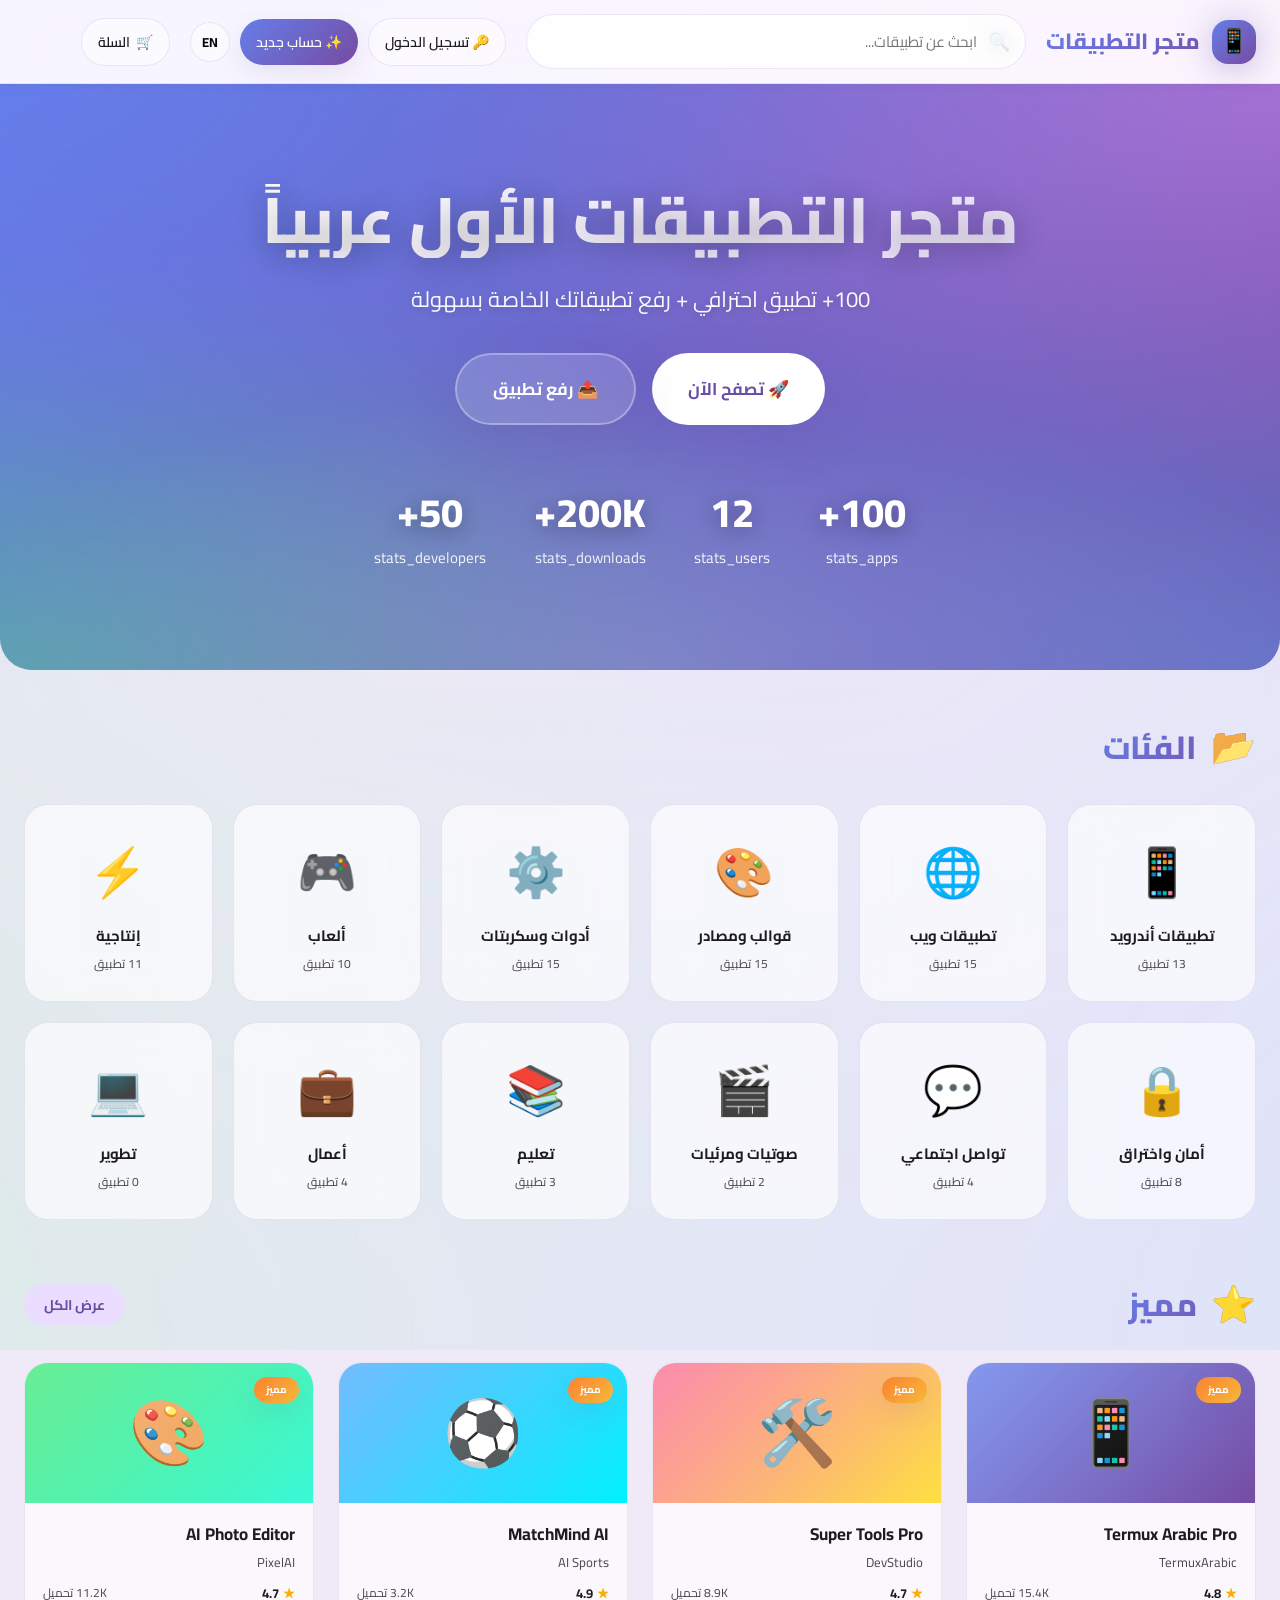
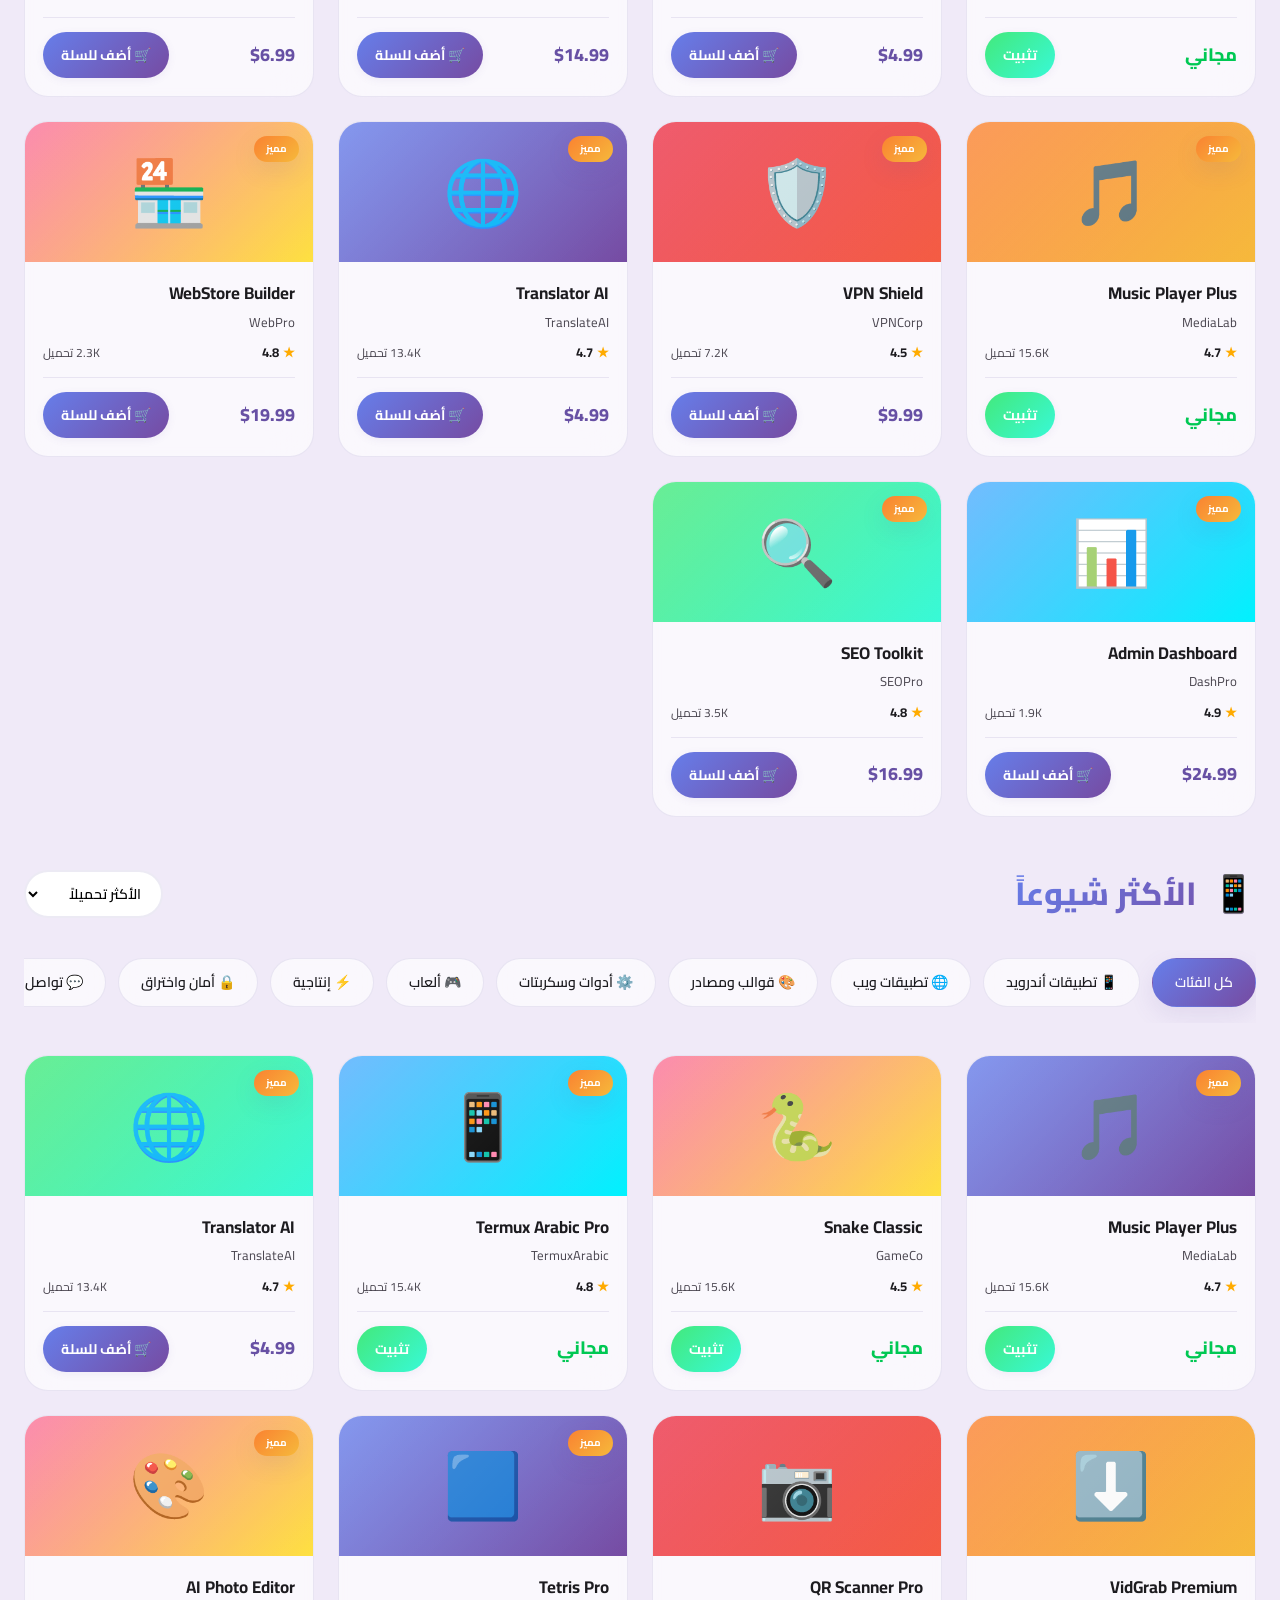
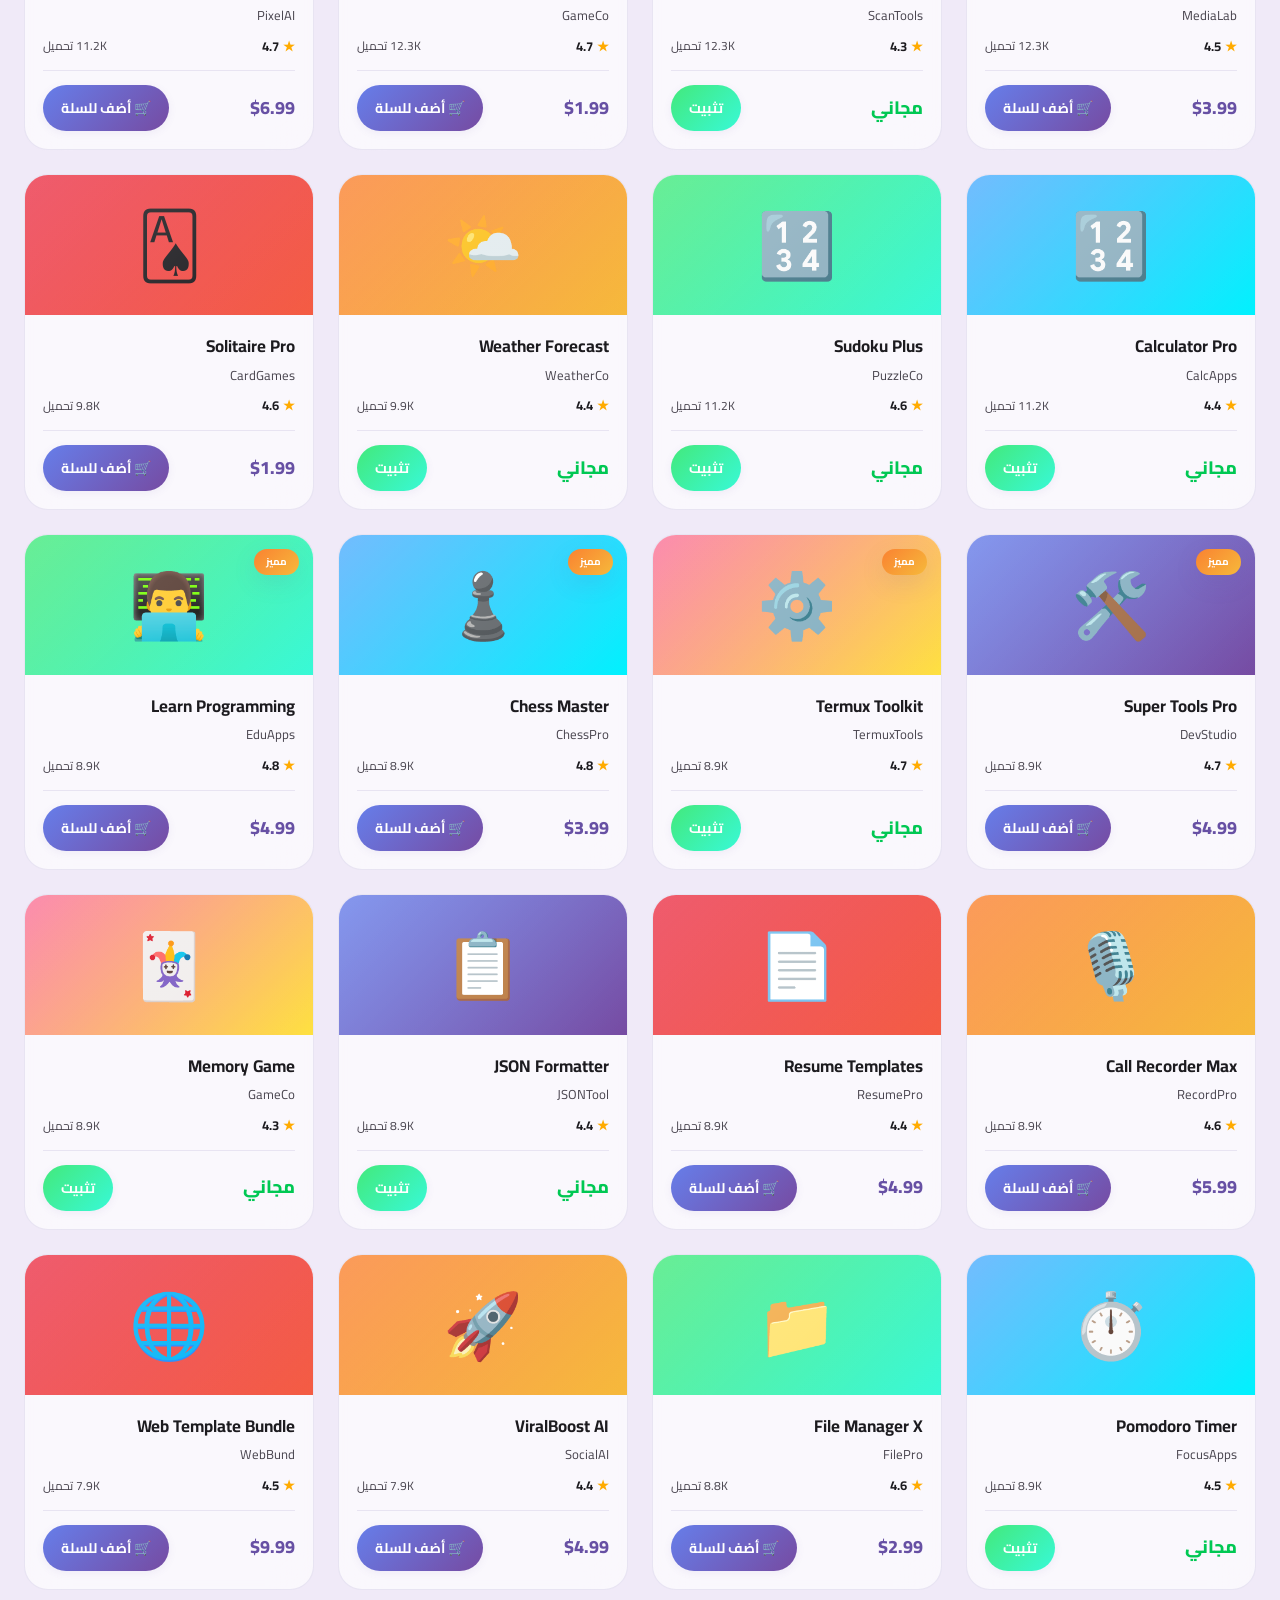
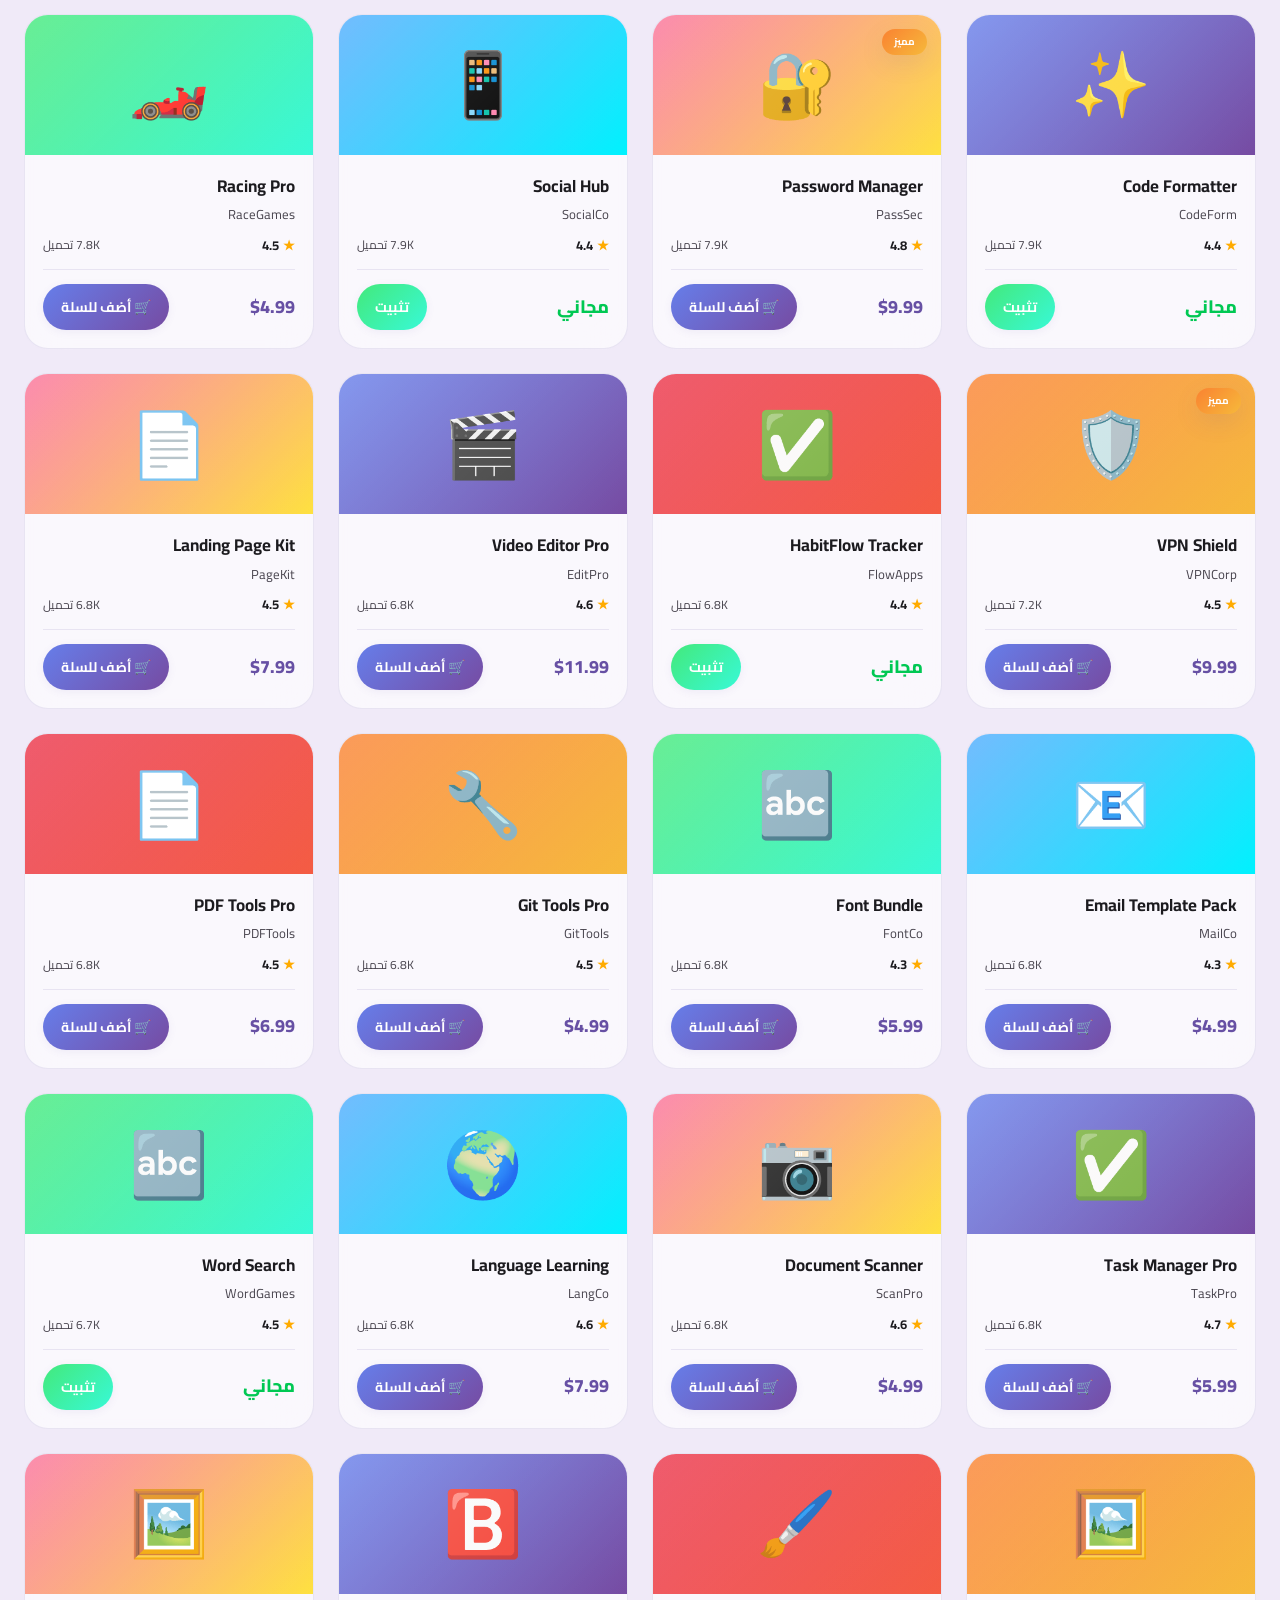
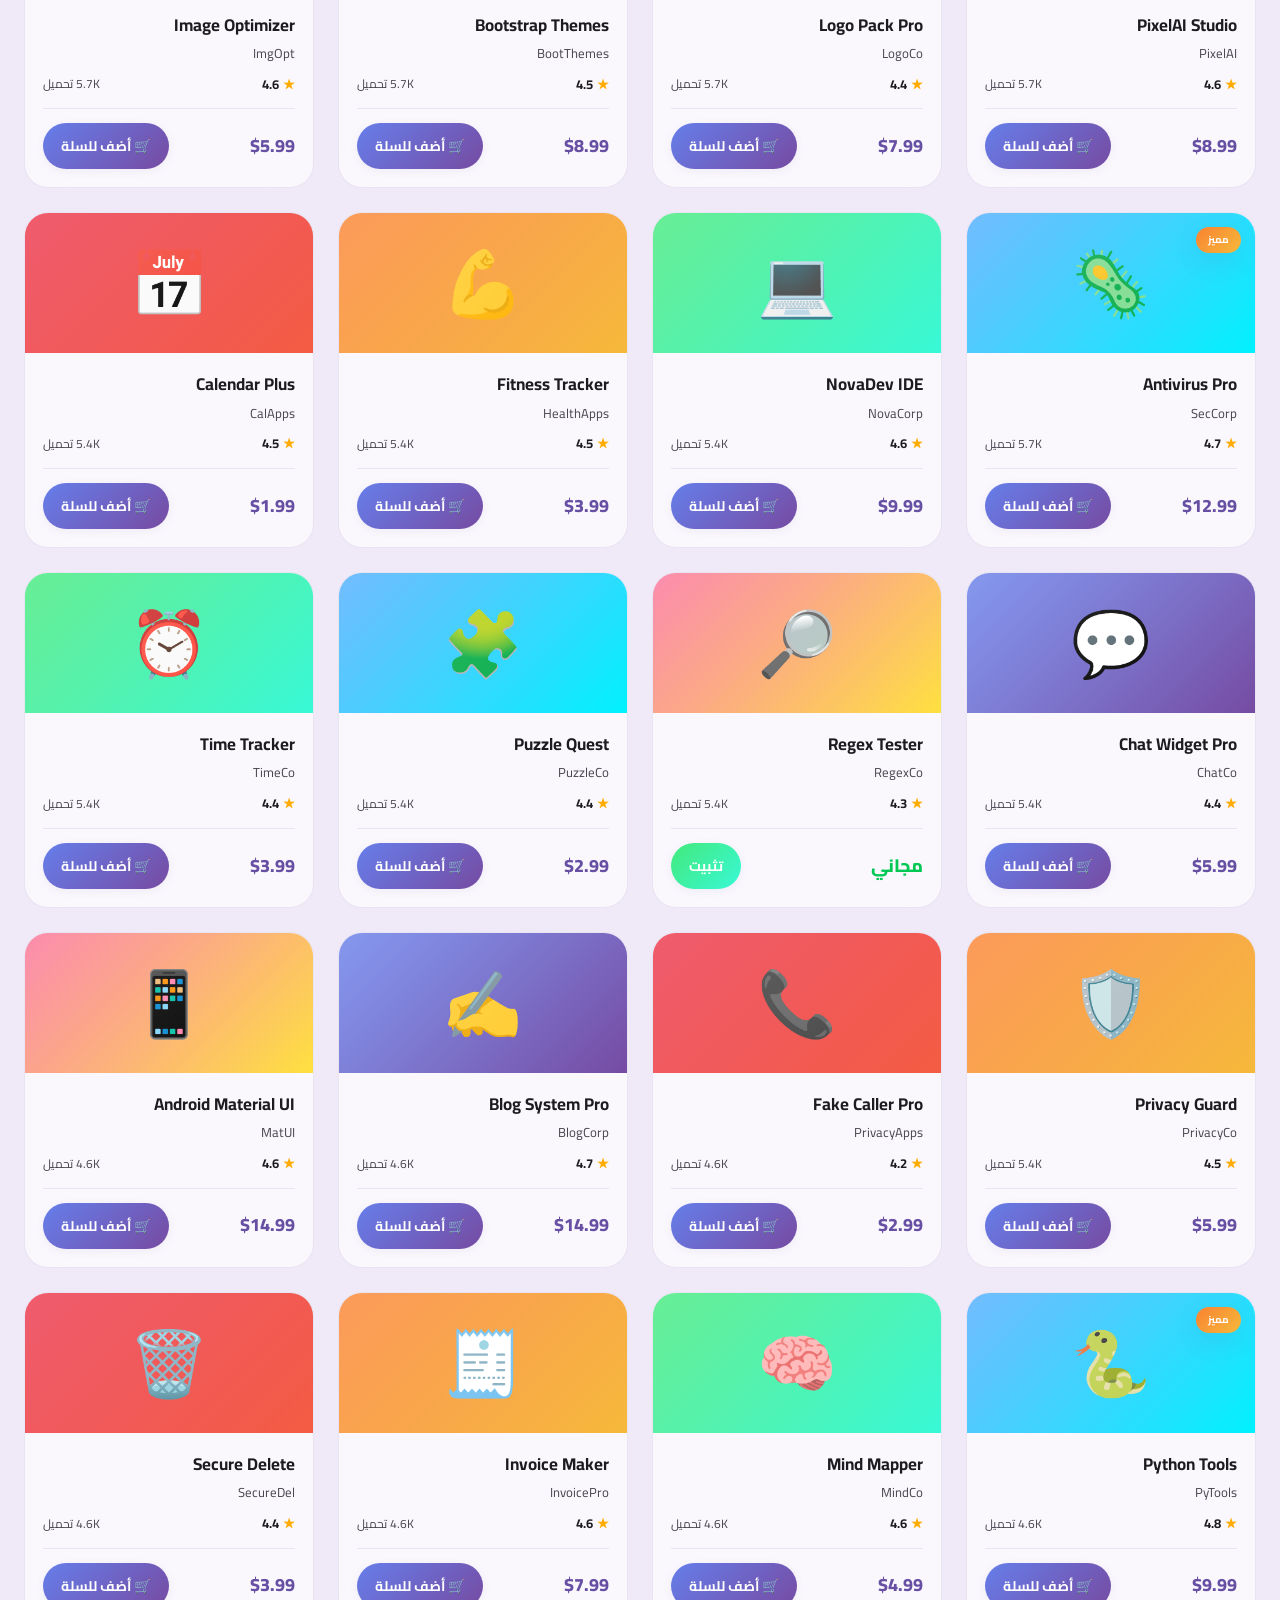
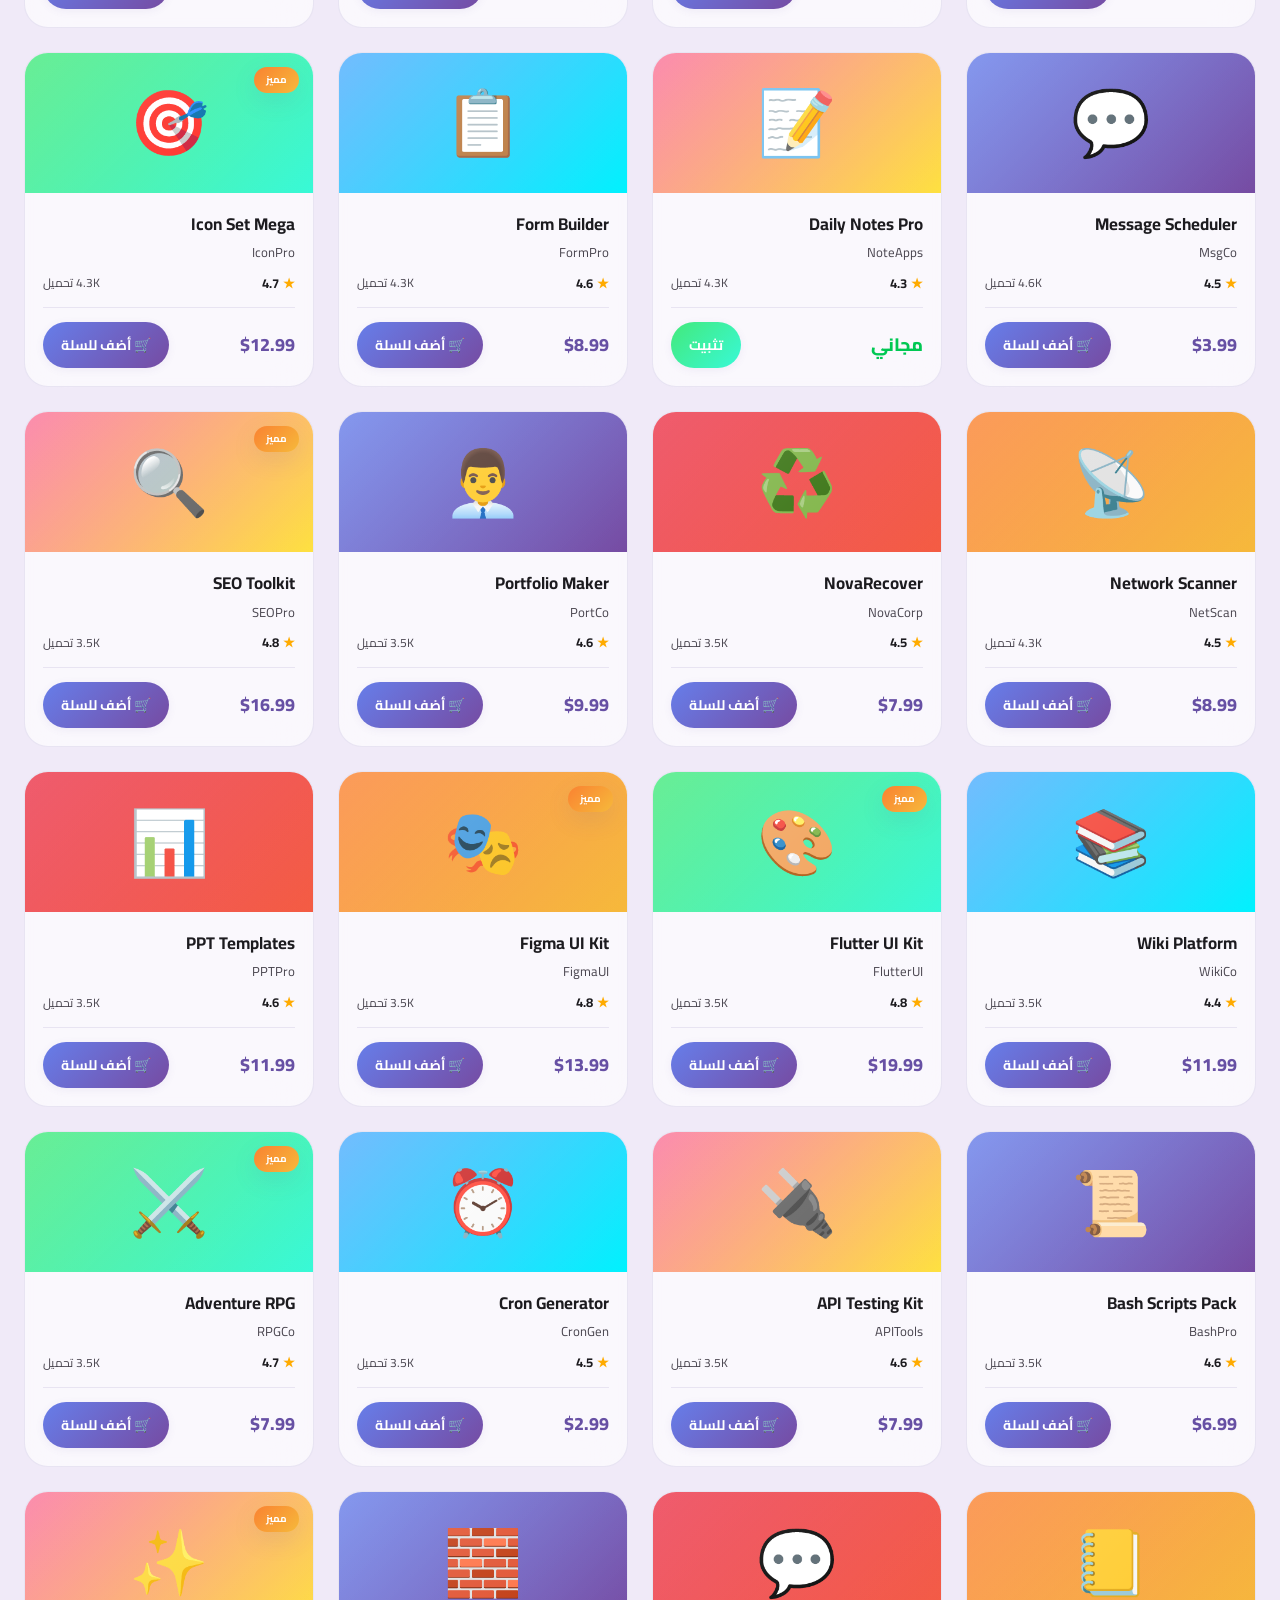
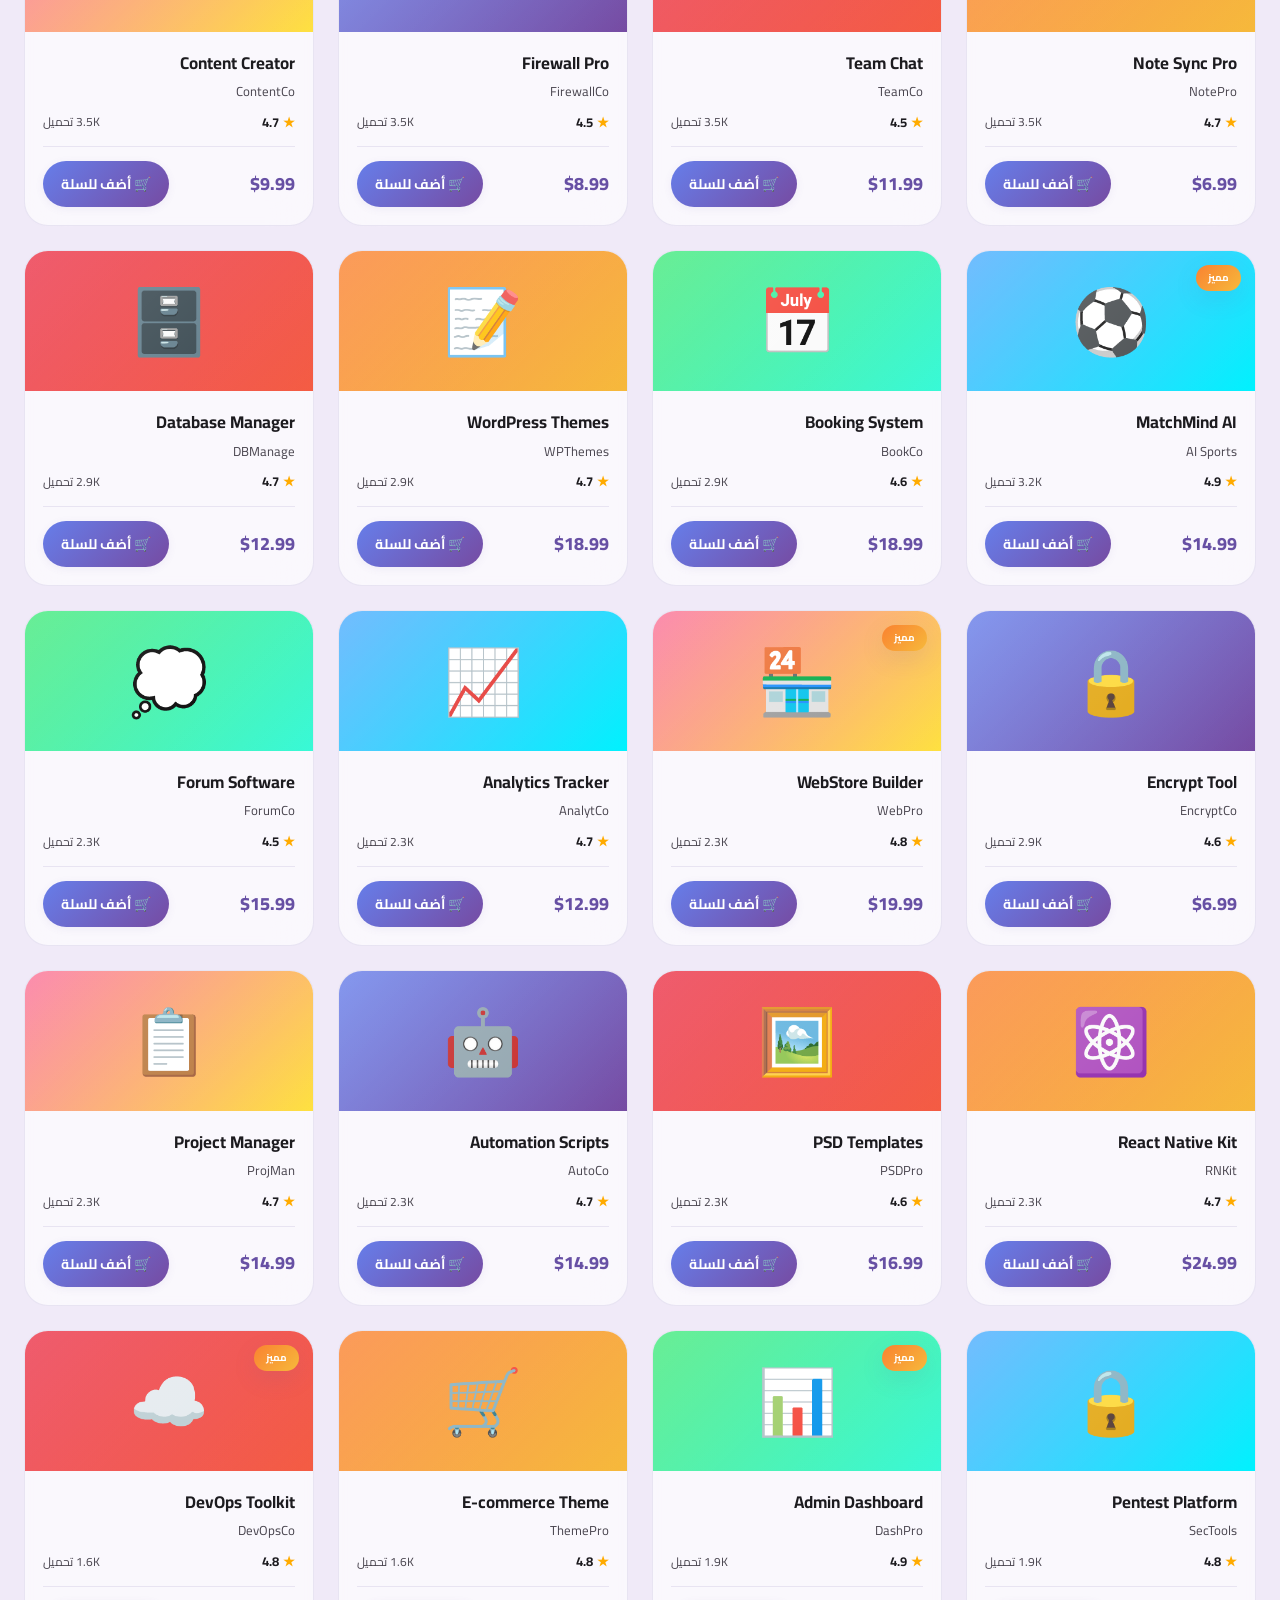
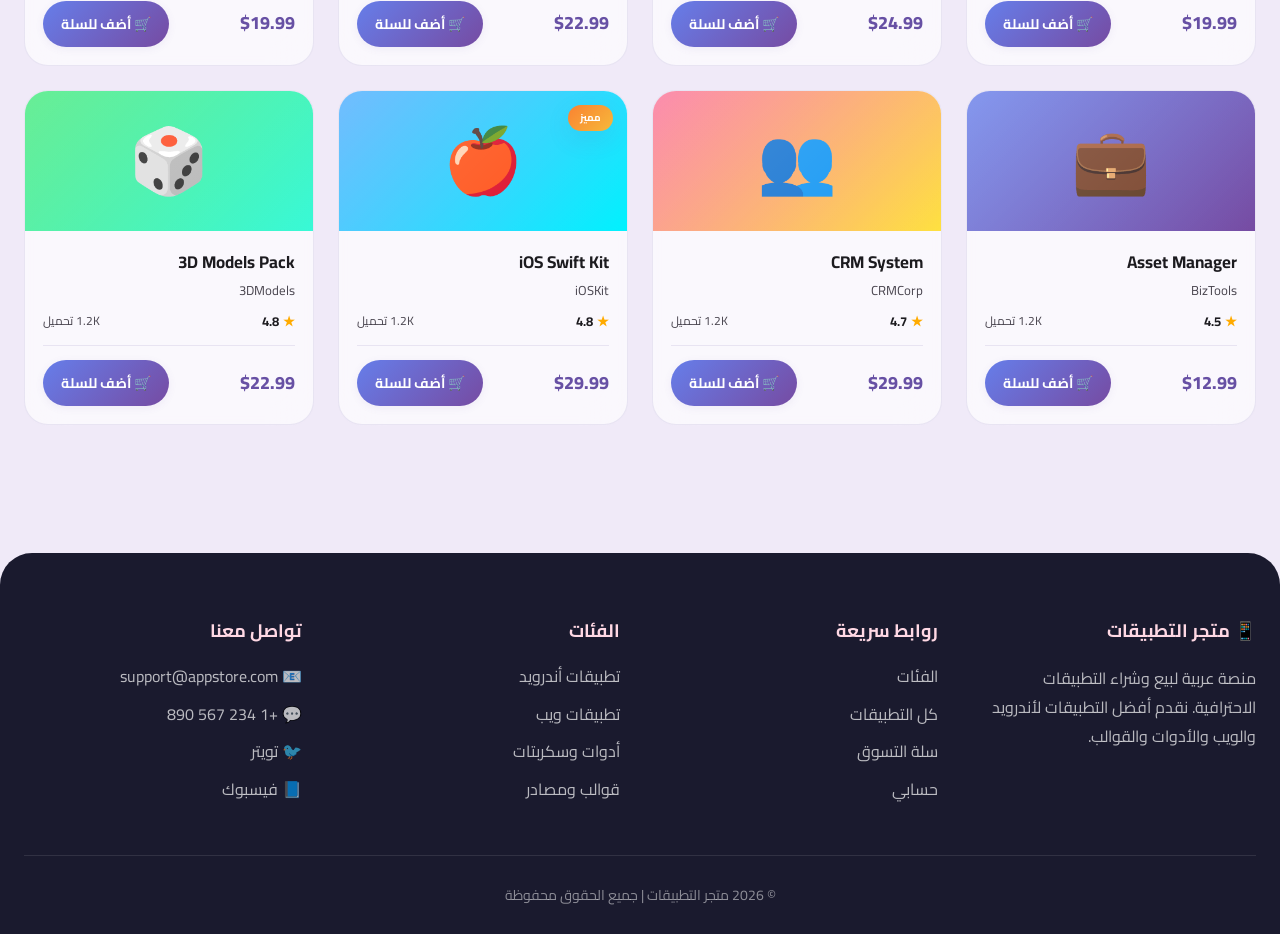
<file: index.html>
<!DOCTYPE html>
<html lang="ar" dir="rtl">
<head>
    <meta charset="UTF-8">
    <meta name="viewport" content="width=device-width, initial-scale=1.0">
    <title>متجر التطبيقات | App Store</title>
    <link rel="preconnect" href="https://fonts.googleapis.com">
    <link href="https://fonts.googleapis.com/css2?family=Cairo:wght@400;600;700;800&display=swap" rel="stylesheet">
    <link rel="stylesheet" href="css/style.css">
    <link rel="icon" href="data:image/svg+xml,<svg xmlns='http://www.w3.org/2000/svg' viewBox='0 0 100 100'><text y='.9em' font-size='90'>📱</text></svg>">
</head>
<body dir="rtl">

<!-- شريط التنقل -->
<nav class="navbar">
    <div class="navbar-content">
        <div class="logo" onclick="location.reload()">
            <div class="logo-icon">📱</div>
            <span>متجر التطبيقات</span>
        </div>
        <div class="search-bar">
            <span class="search-icon">🔍</span>
            <input type="text" id="search-input" placeholder="ابحث عن تطبيقات..." data-i18n-placeholder="search">
        </div>
        <div class="nav-actions" id="nav-actions">
            <!-- سيتم ملؤها ديناميكياً -->
        </div>
        <button class="nav-btn cart-btn" onclick="openCart()">
            🛒 <span data-i18n="cart">السلة</span>
            <span class="cart-badge" id="cart-badge" style="display:none;">0</span>
        </button>
    </div>
</nav>

<!-- Hero -->
<section class="hero">
    <div class="hero-content">
        <h1 data-i18n="hero_title">متجر التطبيقات الأول عربياً</h1>
        <p data-i18n="hero_subtitle">100+ تطبيق احترافي في كل المجالات - تطبيقات أندرويد، ويب، أدوات، قوالب وأكثر</p>
        <div class="hero-buttons">
            <button class="hero-btn primary" onclick="document.getElementById('categories-section').scrollIntoView({behavior:'smooth'})">
                🚀 <span data-i18n="browse_now">تصفح الآن</span>
            </button>
            <button class="hero-btn secondary" onclick="openUploadModal()">
                📤 <span data-i18n="upload_app">رفع تطبيق</span>
            </button>
        </div>
        <div class="hero-stats">
            <div class="hero-stat">
                <span class="num">100+</span>
                <span class="label" data-i18n="stats_apps">تطبيق</span>
            </div>
            <div class="hero-stat">
                <span class="num">12</span>
                <span class="label" data-i18n="stats_users">فئة</span>
            </div>
            <div class="hero-stat">
                <span class="num">200K+</span>
                <span class="label" data-i18n="stats_downloads">تحميل</span>
            </div>
            <div class="hero-stat">
                <span class="num">50+</span>
                <span class="label" data-i18n="stats_developers">مطور</span>
            </div>
        </div>
    </div>
</section>

<!-- المحتوى -->
<div class="container">
    <!-- الفئات -->
    <section id="categories-section">
        <div class="section-header">
            <h2 class="section-title">
                <span class="icon">📂</span>
                <span data-i18n="categories">الفئات</span>
            </h2>
        </div>
        <div class="categories-grid" id="categories-grid">
            <!-- سيتم ملؤها ديناميكياً -->
        </div>
    </section>

    <!-- تطبيقات مميزة -->
    <section style="margin-top: 48px;">
        <div class="section-header">
            <h2 class="section-title">
                <span class="icon">⭐</span>
                <span data-i18n="featured">مميز</span>
            </h2>
            <a class="see-all" onclick="filterByCategory('all'); document.getElementById('all-apps-section').scrollIntoView({behavior:'smooth'})" data-i18n="view_all">عرض الكل</a>
        </div>
        <div class="apps-grid" id="featured-apps">
            <!-- سيتم ملؤها ديناميكياً -->
        </div>
    </section>

    <!-- كل التطبيقات -->
    <section id="all-apps-section" style="margin-top: 48px;">
        <div class="section-header">
            <h2 class="section-title">
                <span class="icon">📱</span>
                <span data-i18n="popular">الأكثر شيوعاً</span>
            </h2>
            <select onchange="setSort(this.value)" style="padding: 8px 16px; border-radius: 9999px; border: 2px solid var(--border); font-family: inherit; font-weight: 600; font-size: 14px; cursor: pointer; background: white;">
                <option value="popular" data-i18n="most_downloaded">الأكثر تحميلاً</option>
                <option value="rating" data-i18n="rating_high">التقييم: الأعلى أولاً</option>
                <option value="price_low" data-i18n="price_low">السعر: الأقل أولاً</option>
                <option value="price_high" data-i18n="price_high">السعر: الأعلى أولاً</option>
                <option value="newest" data-i18n="newest">الأحدث</option>
            </select>
        </div>

        <!-- شريط الفئات الأفقي -->
        <div class="categories-scroll" id="categories-chips">
            <!-- سيتم ملؤها ديناميكياً -->
        </div>

        <div class="apps-grid" id="all-apps">
            <!-- سيتم ملؤها ديناميكياً -->
        </div>
    </section>
</div>

<!-- Footer -->
<footer class="footer">
    <div class="footer-content">
        <div class="footer-section">
            <h3>📱 متجر التطبيقات</h3>
            <p style="color: rgba(255,255,255,0.7); line-height: 1.8;">منصة عربية لبيع وشراء التطبيقات الاحترافية. نقدم أفضل التطبيقات لأندرويد والويب والأدوات والقوالب.</p>
        </div>
        <div class="footer-section">
            <h3>روابط سريعة</h3>
            <ul>
                <li><a onclick="document.getElementById('categories-section').scrollIntoView({behavior:'smooth'})">الفئات</a></li>
                <li><a onclick="document.getElementById('all-apps-section').scrollIntoView({behavior:'smooth'})">كل التطبيقات</a></li>
                <li><a onclick="openCart()">سلة التسوق</a></li>
                <li><a onclick="openAccount()">حسابي</a></li>
            </ul>
        </div>
        <div class="footer-section">
            <h3>الفئات</h3>
            <ul>
                <li><a onclick="filterByCategory('android')">تطبيقات أندرويد</a></li>
                <li><a onclick="filterByCategory('web')">تطبيقات ويب</a></li>
                <li><a onclick="filterByCategory('tools')">أدوات وسكربتات</a></li>
                <li><a onclick="filterByCategory('templates')">قوالب ومصادر</a></li>
            </ul>
        </div>
        <div class="footer-section">
            <h3>تواصل معنا</h3>
            <ul>
                <li><a>📧 support@appstore.com</a></li>
                <li><a>💬 +1 234 567 890</a></li>
                <li><a>🐦 تويتر</a></li>
                <li><a>📘 فيسبوك</a></li>
            </ul>
        </div>
    </div>
    <div class="footer-bottom">
        © 2026 متجر التطبيقات | جميع الحقوق محفوظة
    </div>
</footer>

<!-- Modals -->
<div id="app-modal"></div>
<div id="cart-modal"></div>
<div id="auth-modal"></div>
<div id="account-modal"></div>
<div id="upload-modal"></div>

<!-- Toast -->
<div class="toast" id="toast"></div>

<!-- Scripts -->
<script src="data/apps-data.js"></script>
<script src="js/security.js"></script>
<script src="js/store.js"></script>
<script src="js/app-store.js"></script>
</body>
</html>
</file>
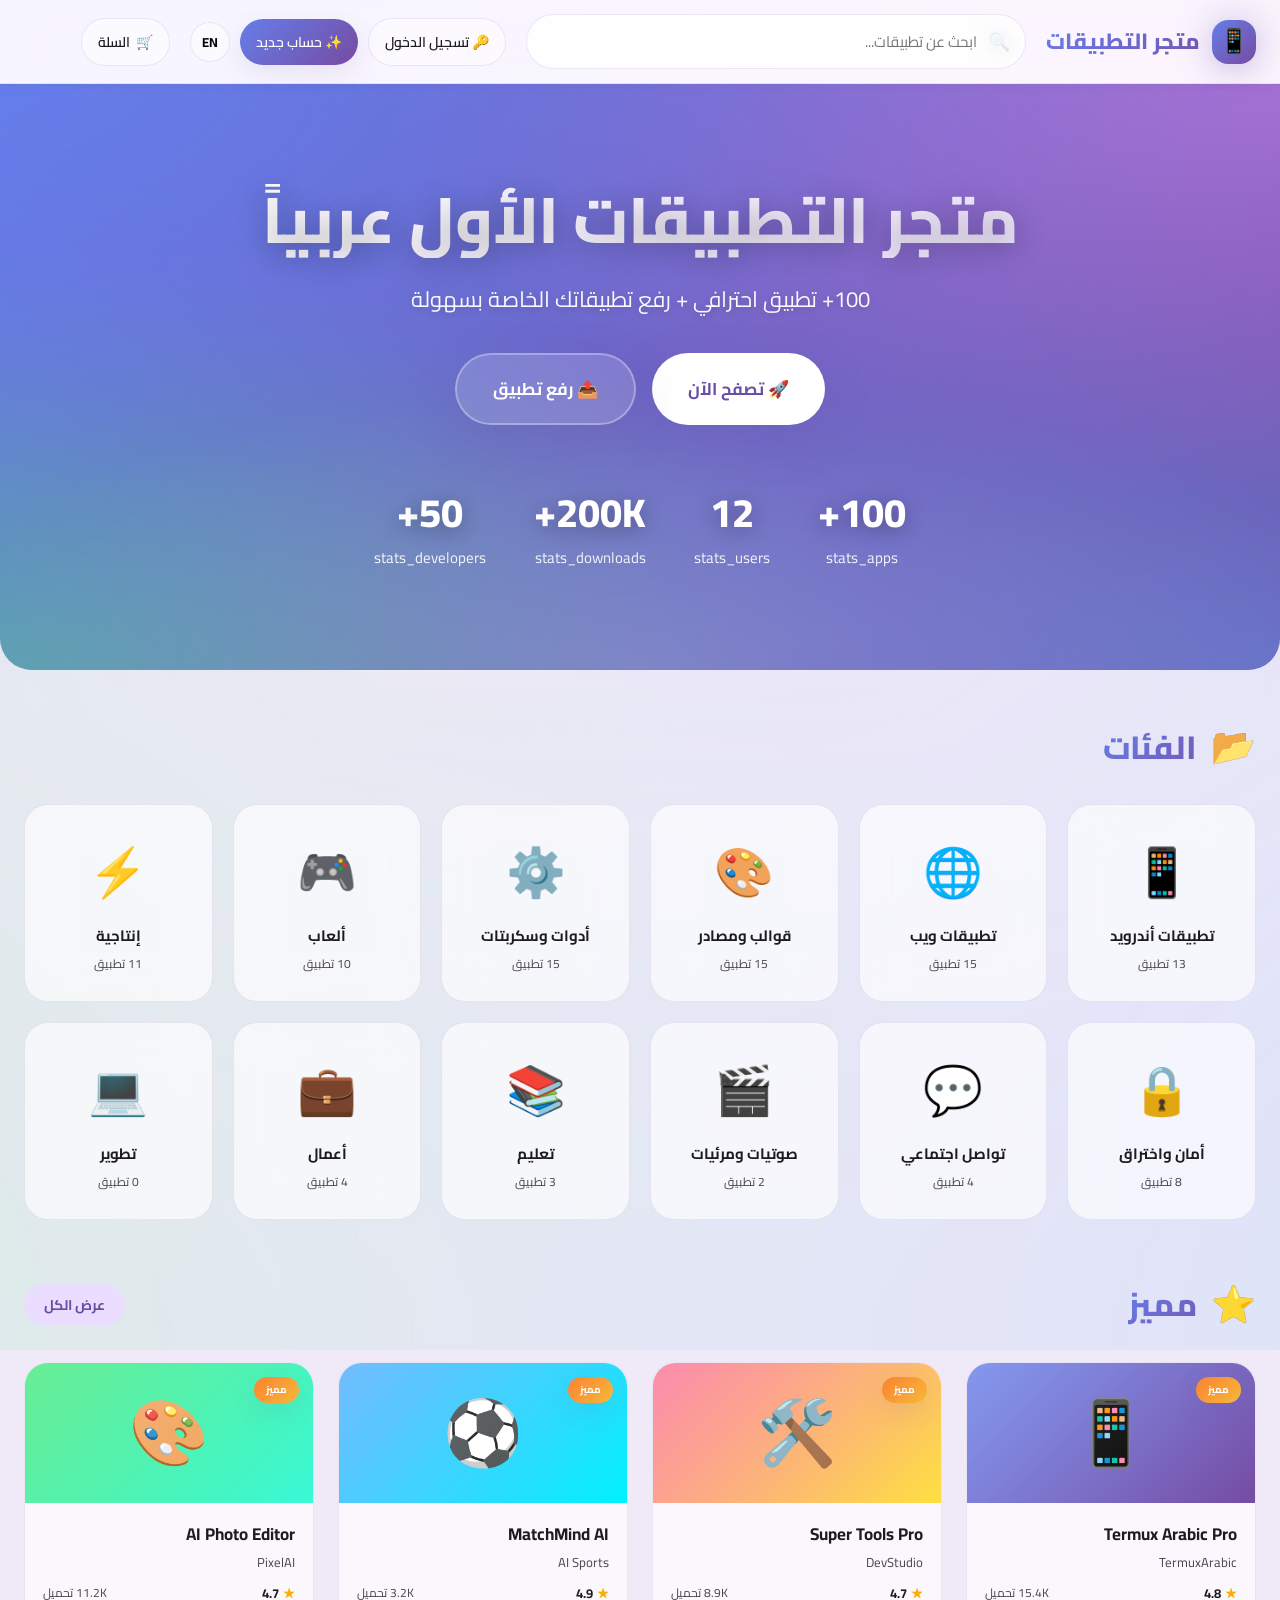
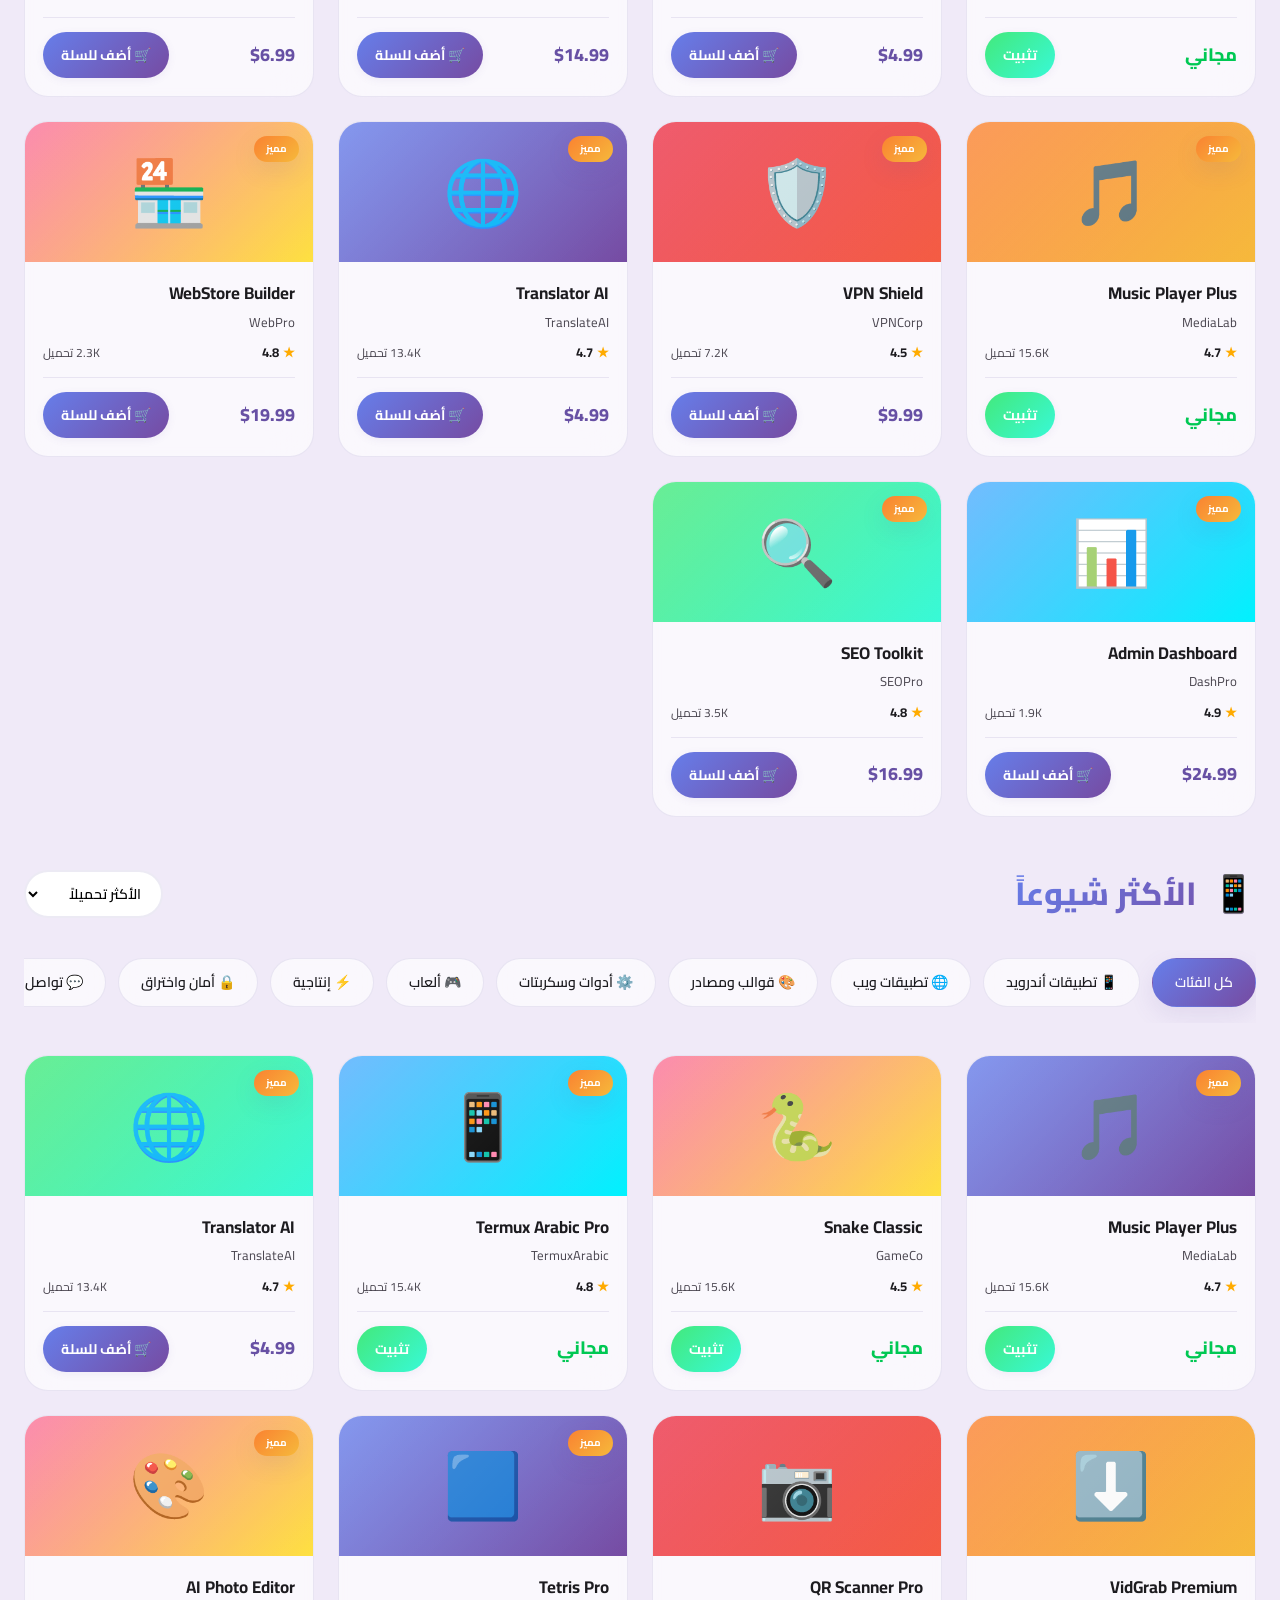
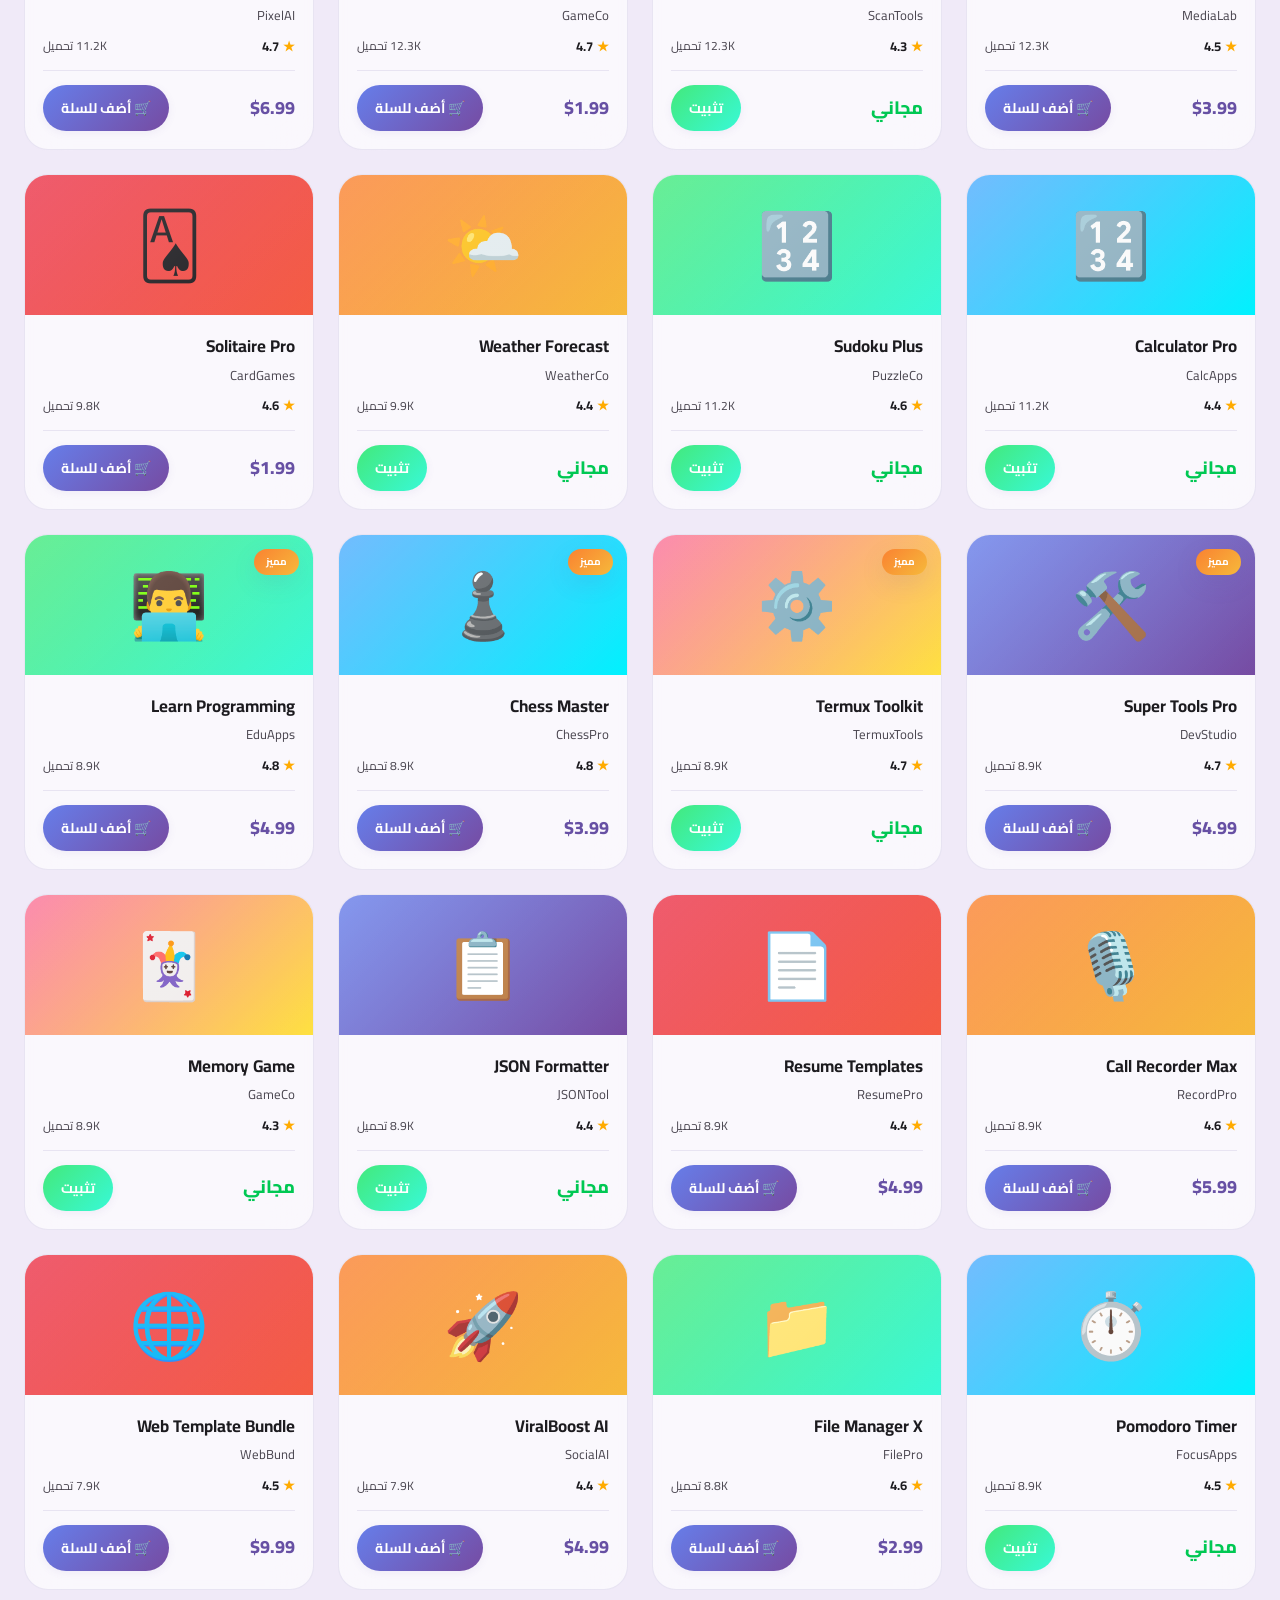
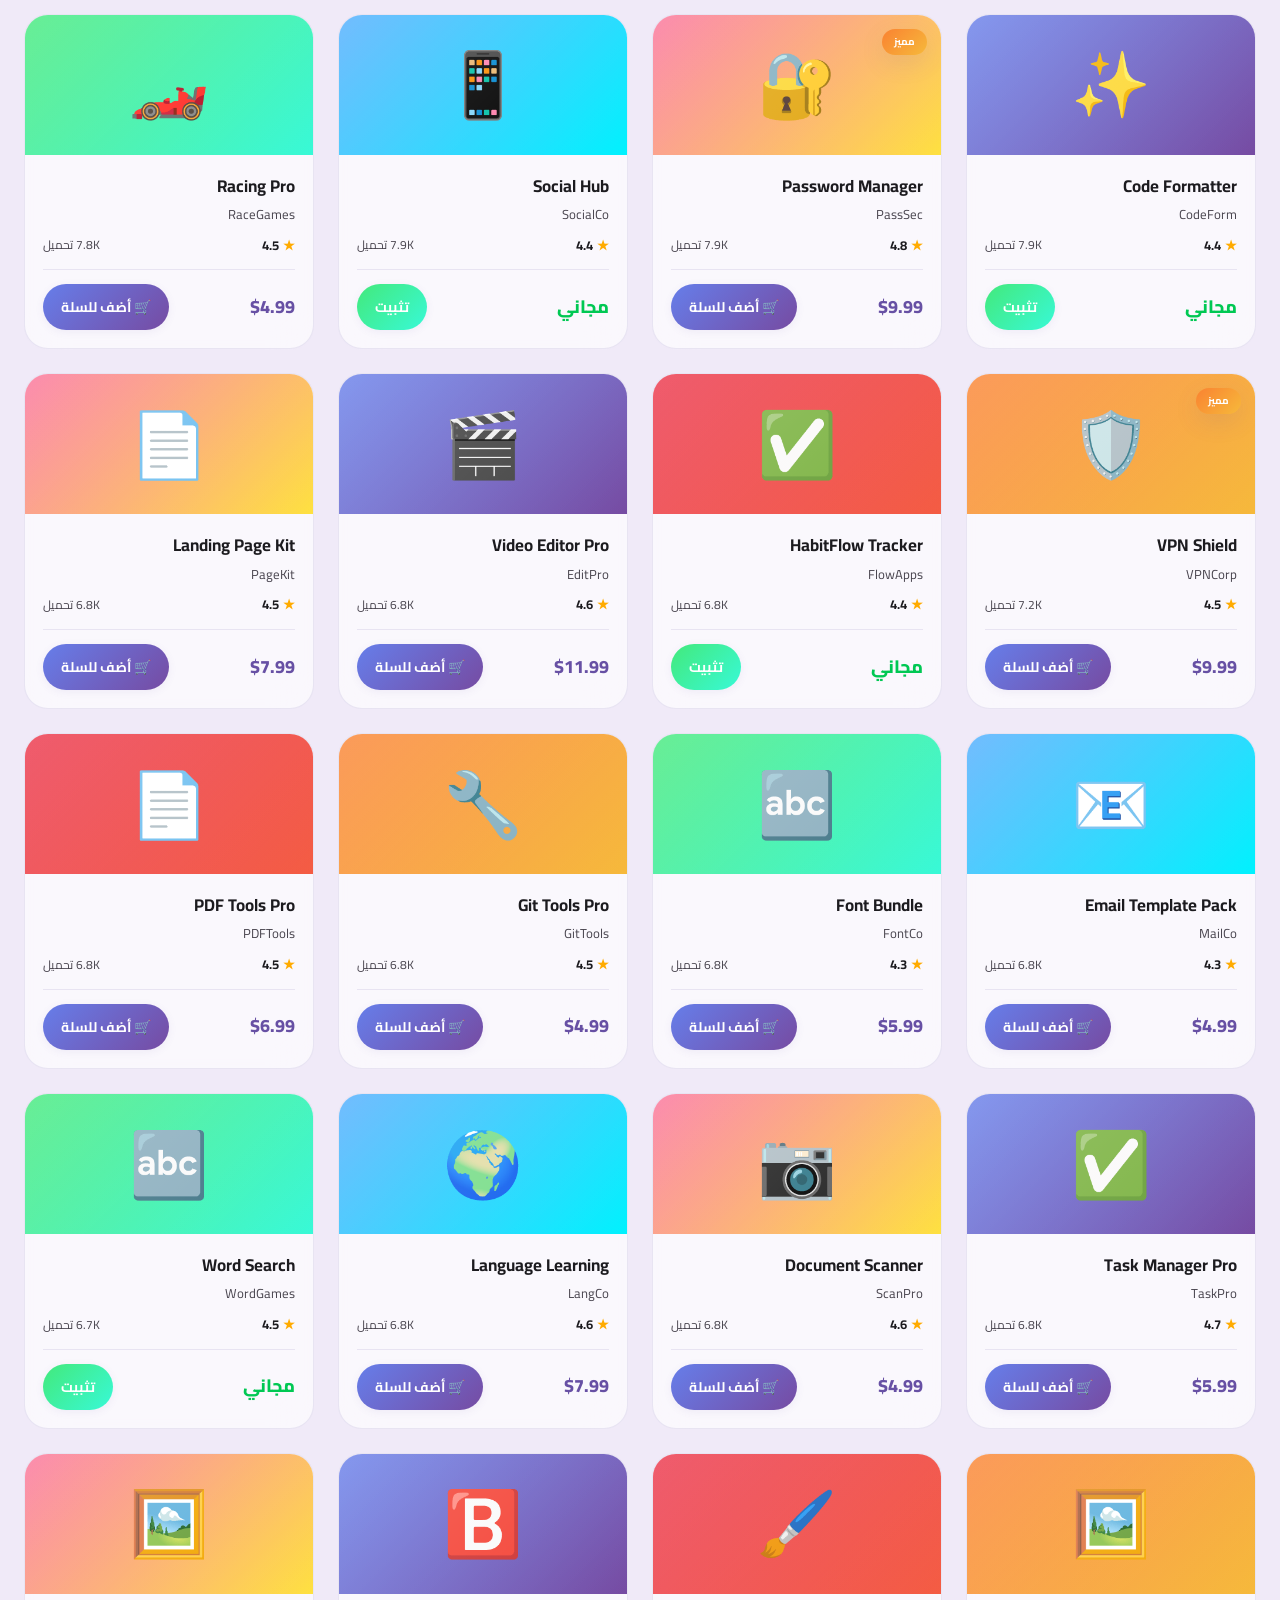
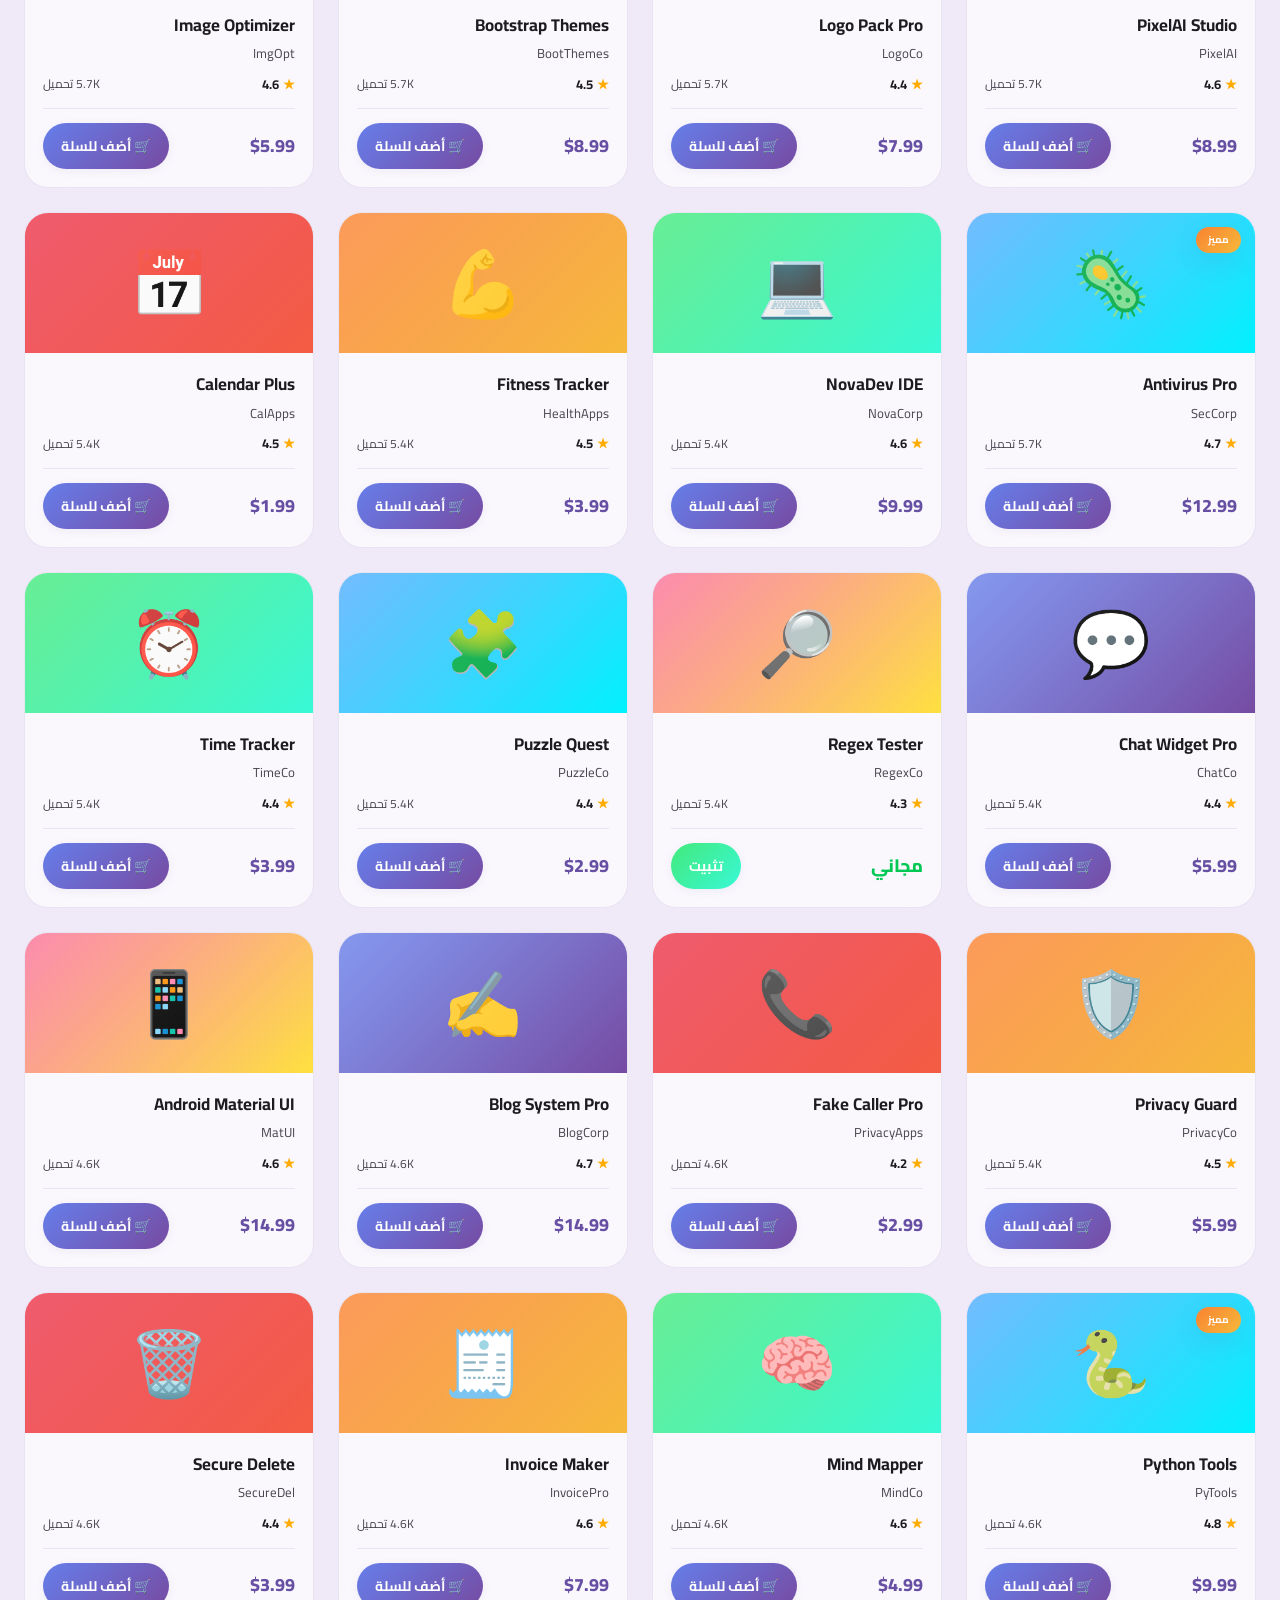
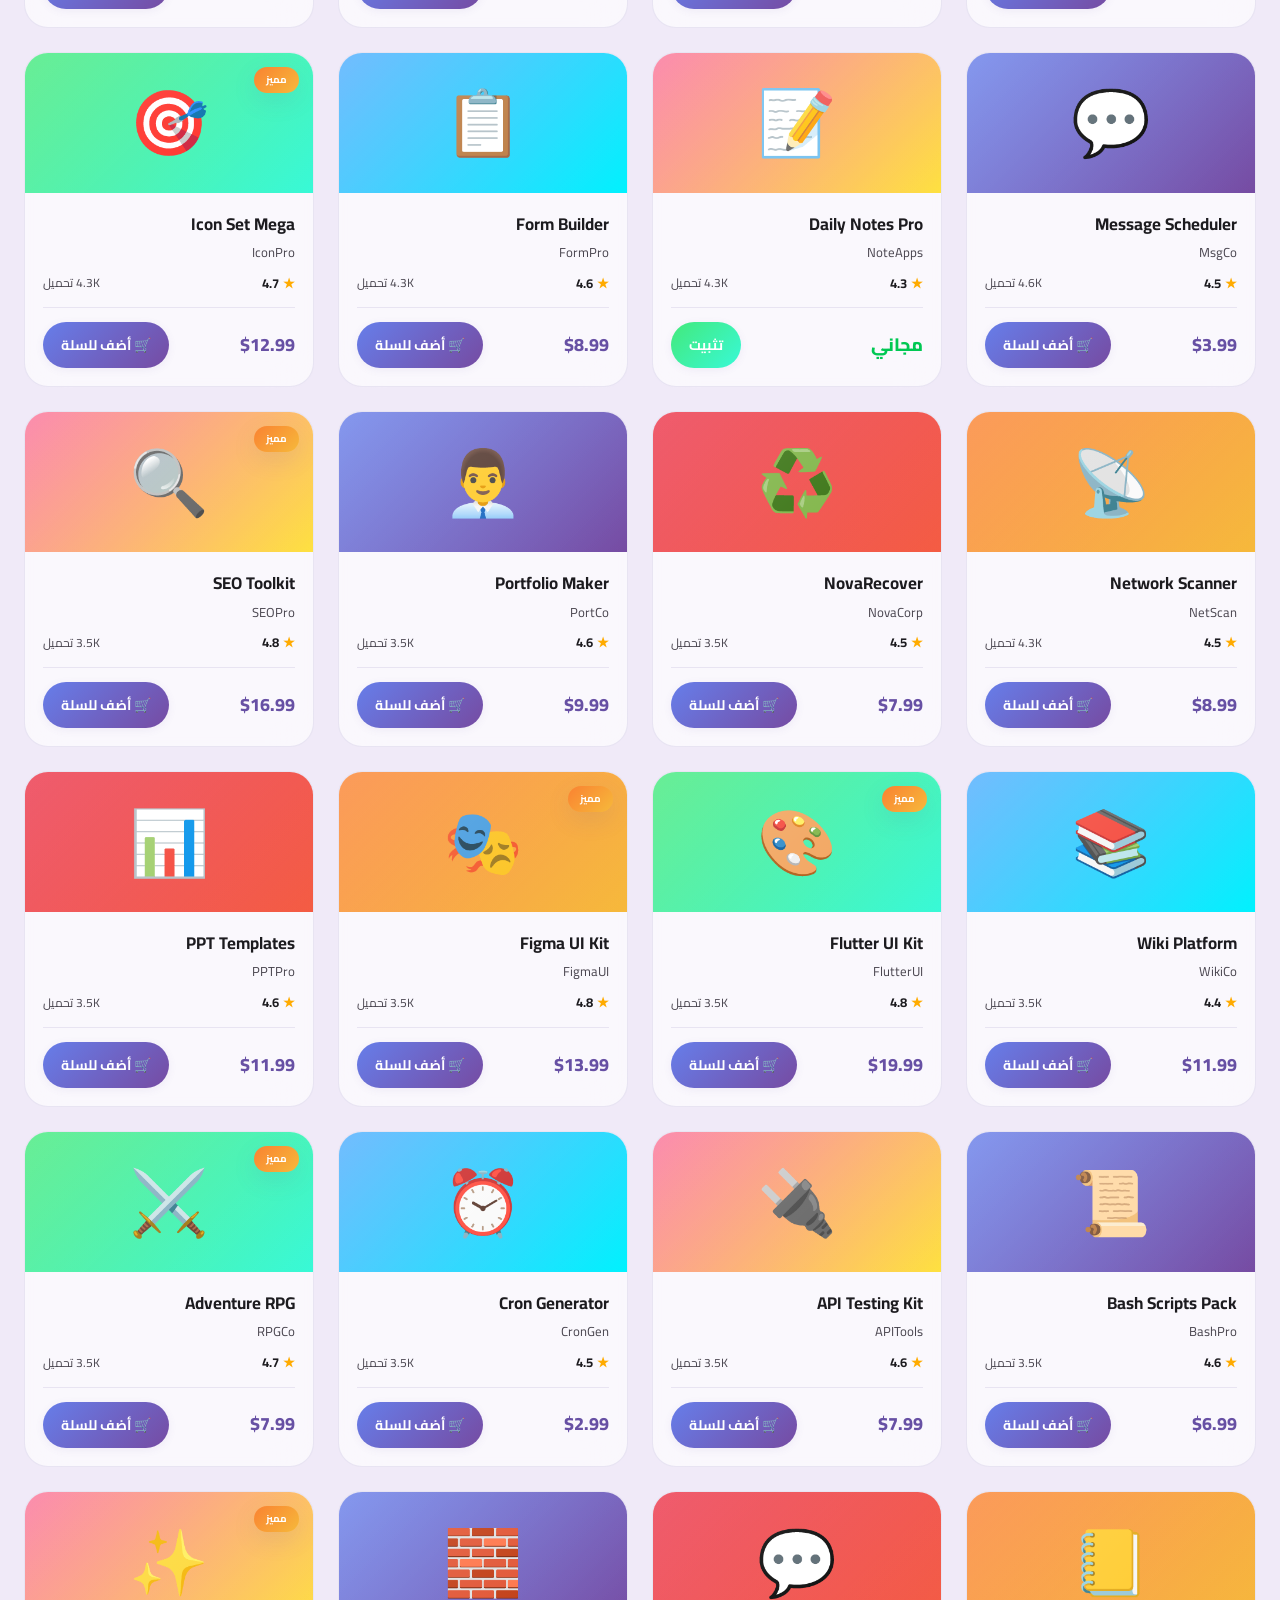
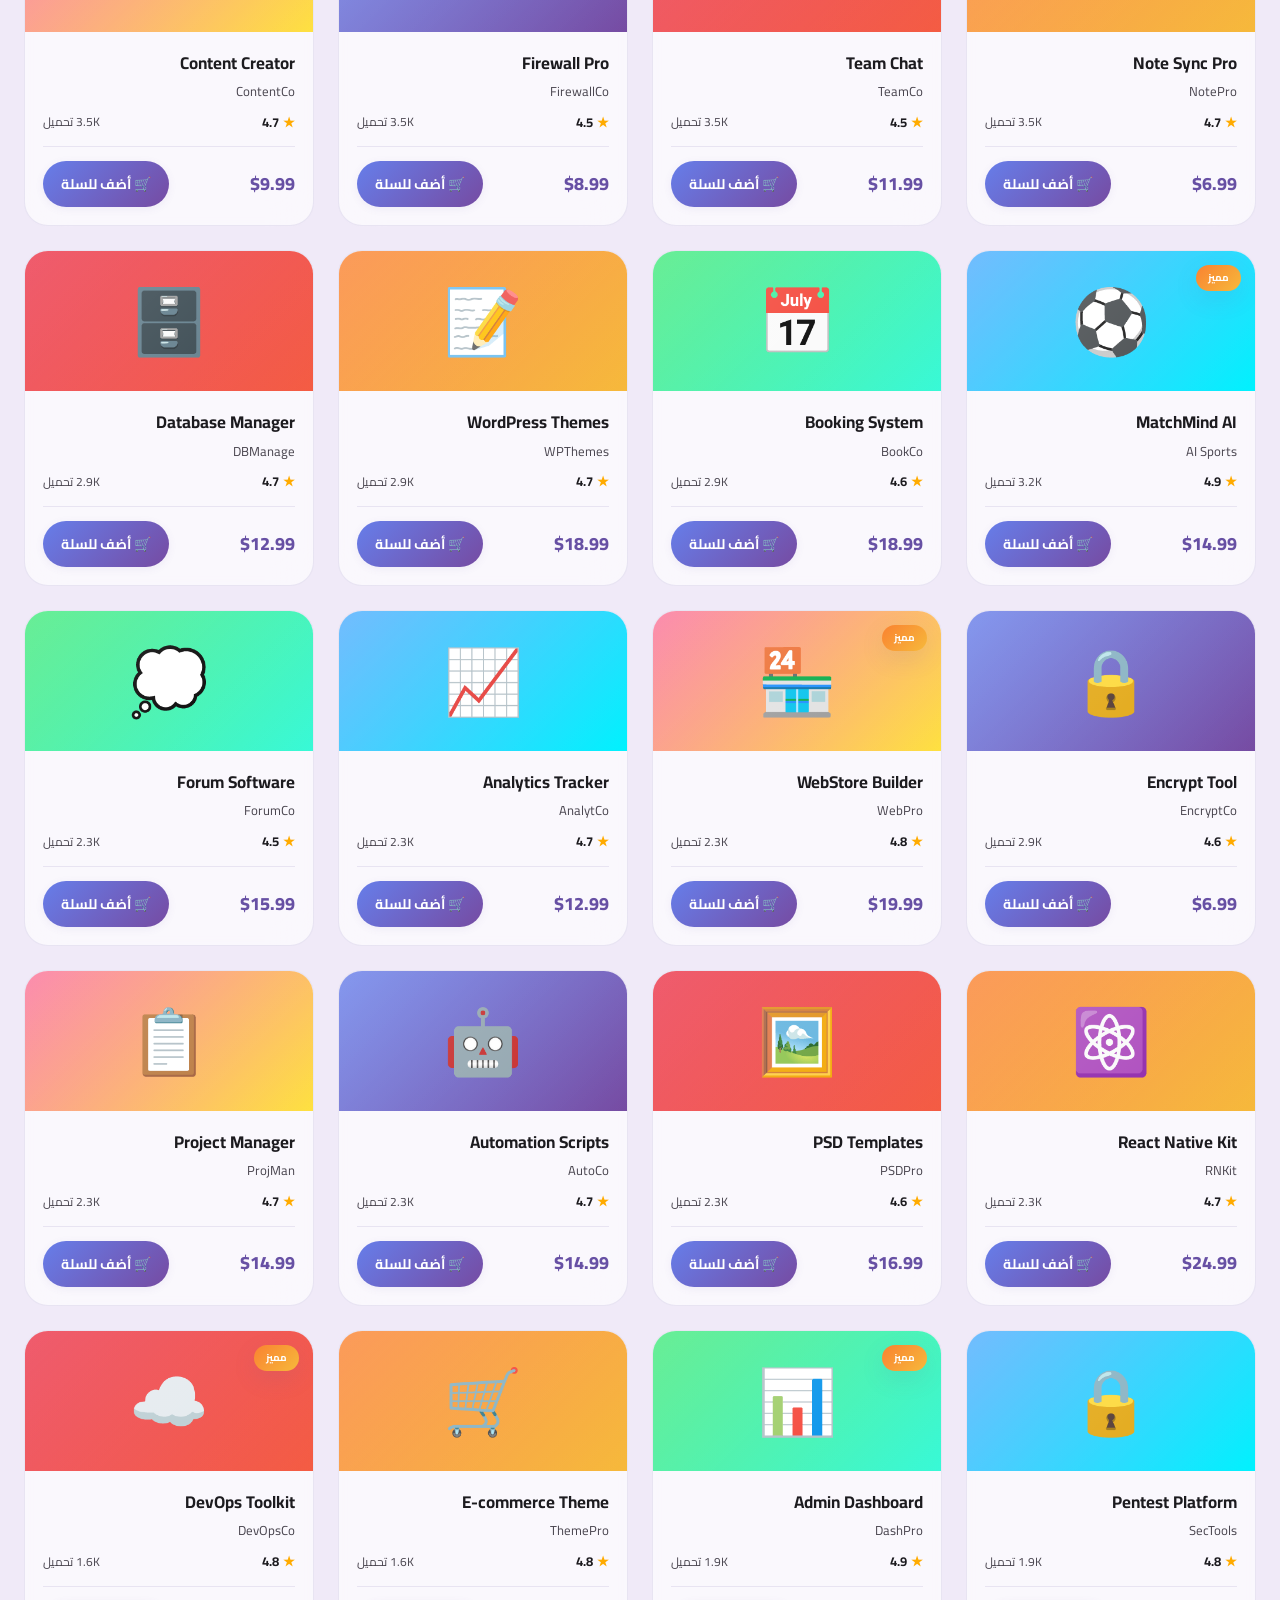
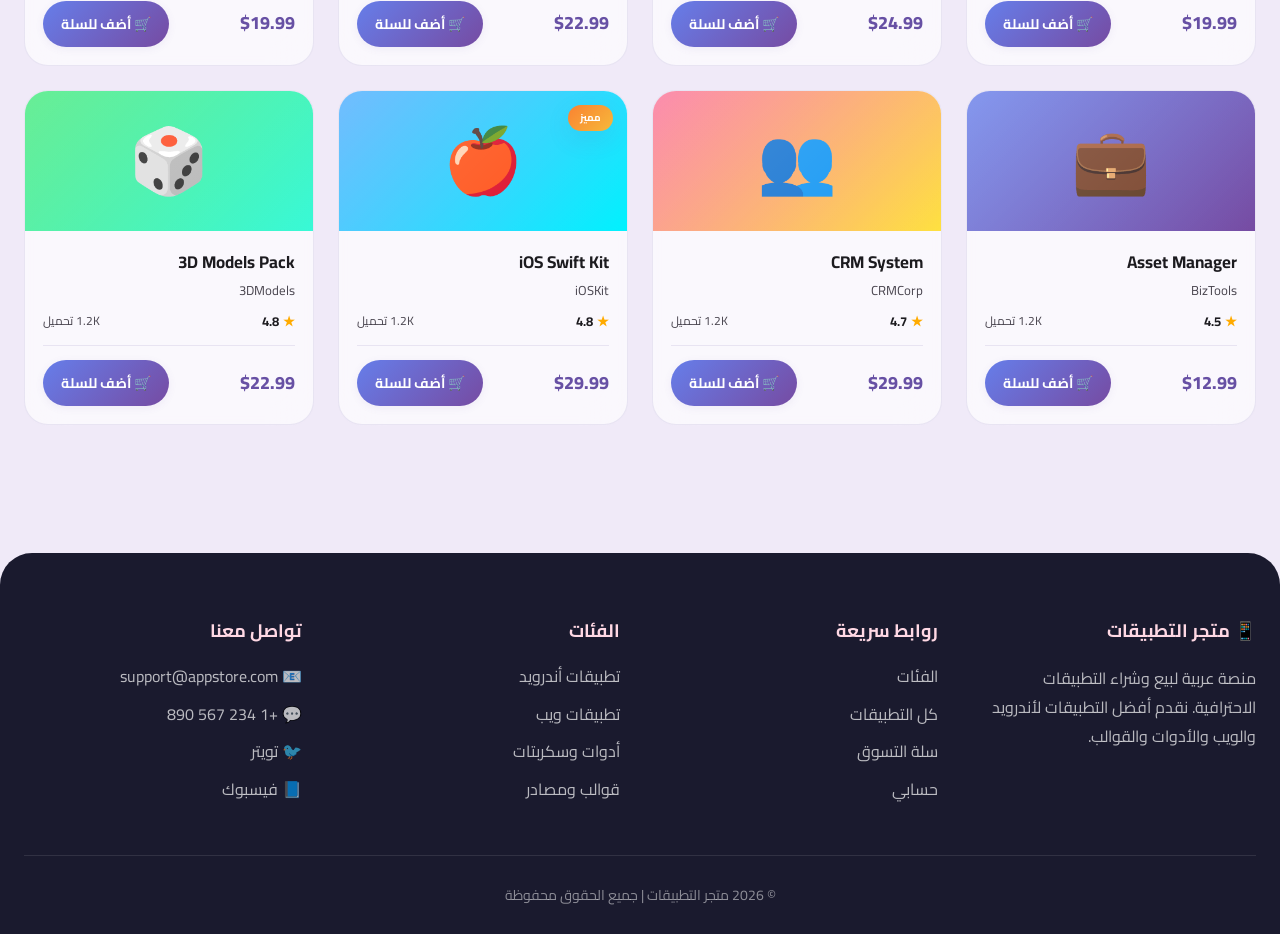
<file: admin.html>
<!DOCTYPE html>
<html lang="ar" dir="rtl">
<head>
    <meta charset="UTF-8">
    <meta name="viewport" content="width=device-width, initial-scale=1.0">
    <title>لوحة الإدارة الكاملة | متجر التطبيقات</title>
    <link href="https://fonts.googleapis.com/css2?family=Cairo:wght@400;600;700;800&display=swap" rel="stylesheet">
    <link rel="stylesheet" href="css/style.css">
    <style>
        .toggle-switch {
            position: relative;
            width: 50px;
            height: 26px;
            background: #ccc;
            border-radius: 9999px;
            cursor: pointer;
            transition: 0.3s;
            display: inline-block;
        }
        .toggle-switch.active { background: var(--success); }
        .toggle-switch::after {
            content: '';
            position: absolute;
            top: 3px;
            right: 3px;
            width: 20px;
            height: 20px;
            background: white;
            border-radius: 50%;
            transition: 0.3s;
        }
        body[dir="rtl"] .toggle-switch::after { right: auto; left: 3px; }
        body[dir="rtl"] .toggle-switch.active::after { left: 27px; right: auto; }
        body[dir="ltr"] .toggle-switch.active::after { right: 27px; }
        .color-input { width: 60px; height: 40px; border: none; border-radius: 8px; cursor: pointer; }
        .tag-badge { padding: 4px 10px; background: var(--primary-light); border-radius: 9999px; font-size: 12px; color: var(--primary); font-weight: 600; display: inline-block; margin: 2px; }
        .section-card { background: var(--bg-glass); backdrop-filter: blur(20px); border-radius: var(--radius-lg); padding: 24px; border: 1.5px solid var(--border); margin-bottom: 24px; }
        .section-card h3 { margin-bottom: 16px; font-size: 20px; }
        .btn-danger { background: var(--gradient-red); color: white; padding: 14px; border-radius: var(--radius-md); font-weight: 700; width: 100%; }
        .btn-success { background: var(--gradient-green); color: white; }
        .badge { padding: 4px 12px; border-radius: 9999px; font-size: 12px; font-weight: 700; }
        .badge-active { background: var(--success); color: white; }
        .badge-inactive { background: var(--error); color: white; }
        .badge-featured { background: var(--warning); color: white; }
        .badge-free { background: var(--success); color: white; }
        .badge-paid { background: var(--primary); color: white; }
        .badge-admin { background: var(--gradient-red); color: white; }
        .badge-user { background: var(--gradient-blue); color: white; }
    </style>
</head>
<body dir="rtl">

<div class="admin-layout">
    <aside class="admin-sidebar">
        <div class="sidebar-logo">
            <div class="icon">⚙️</div>
            <span>الإدارة الشاملة</span>
        </div>
        <nav class="sidebar-nav">
            <a class="sidebar-link active" onclick="showSection('dashboard', this)"><span class="icon">📊</span> لوحة المعلومات</a>
            <a class="sidebar-link" onclick="showSection('apps', this)"><span class="icon">📱</span> التطبيقات</a>
            <a class="sidebar-link" onclick="showSection('categories', this)"><span class="icon">📂</span> الفئات</a>
            <a class="sidebar-link" onclick="showSection('coupons', this)"><span class="icon">🎫</span> الكوبونات</a>
            <a class="sidebar-link" onclick="showSection('users', this)"><span class="icon">👥</span> المستخدمون</a>
            <a class="sidebar-link" onclick="showSection('reviews', this)"><span class="icon">⭐</span> المراجعات</a>
            <a class="sidebar-link" onclick="showSection('orders', this)"><span class="icon">🛒</span> الطلبات</a>
            <a class="sidebar-link" onclick="showSection('settings', this)"><span class="icon">⚙️</span> إعدادات الموقع</a>
            <a class="sidebar-link" onclick="showSection('security', this)"><span class="icon">🔒</span> الأمان</a>
            <a class="sidebar-link" onclick="showSection('data', this)"><span class="icon">💾</span> البيانات</a>
            <hr style="border:0;border-top:1px solid rgba(255,255,255,0.1);margin:16px 0;">
            <a class="sidebar-link" onclick="window.location.href='index.html'"><span class="icon">🏠</span> المتجر</a>
            <a class="sidebar-link" onclick="doLogout()"><span class="icon">🚪</span> خروج</a>
        </nav>
    </aside>

    <main class="admin-main">
        <div class="admin-header">
            <h1 id="page-title">📊 لوحة المعلومات</h1>
            <div style="display:flex;gap:12px;align-items:center;">
                <span id="admin-name" style="color:var(--text-secondary);font-weight:600;"></span>
                <button class="lang-toggle" onclick="toggleLang()"><span id="lang-label">EN</span></button>
            </div>
        </div>

        <div id="content"></div>
    </main>
</div>

<div id="modal-container"></div>
<div class="toast" id="toast"></div>

<script src="data/apps-data.js"></script>
<script src="js/security.js"></script>
<script src="js/store.js"></script>
<script>
// === فحص الأمان ===
if (!Security.requireAdmin()) {
    alert('يجب تسجيل الدخول كأدمن');
    window.location.href = 'index.html';
}

Store.init();
let currentLang = localStorage.getItem('lang') || 'ar';
document.getElementById('admin-name').textContent = '👤 ' + JSON.parse(localStorage.getItem('user')).name;

function t(key) {
    const tr = {
        ar: { total_apps:'إجمالي التطبيقات', total_sales:'المبيعات', total_revenue:'الإيرادات', total_downloads:'التحميلات',
              add_new:'إضافة جديد', edit:'تعديل', delete:'حذف', save:'حفظ', cancel:'إلغاء', active:'مفعّل', inactive:'معطّل',
              featured:'مميز', free:'مجاني', paid:'مدفوع', confirm_delete:'هل أنت متأكد من الحذف؟', saved:'تم الحفظ بنجاح',
              deleted:'تم الحذف', name:'الاسم', email:'البريد', password:'كلمة المرور', role:'الدور', balance:'الرصيد',
              price:'السعر', category:'الفئة', description:'الوصف', icon:'الأيقونة', file:'الملف', tags:'الوسوم',
              version:'الإصدار', developer:'المطور', code:'الكود', discount:'الخصم', type:'النوع',
              percent:'نسبة مئوية', fixed:'مبلغ ثابت', actions:'إجراءات', downloads:'التحميلات', rating:'التقييم',
              upload_app:'رفع تطبيق', app_name:'اسم التطبيق', all_categories:'كل الفئات', no_data:'لا توجد بيانات',
              settings_saved:'تم حفظ الإعدادات', export_data:'تصدير البيانات', import_data:'استيراد البيانات',
              reset_data:'إعادة تعيين الكل', confirm_reset:'سيتم حذف كل البيانات! متأكد؟',
              store_name:'اسم المتجر', support_email:'بريد الدعم', currency:'العملة', primary_color:'اللون الأساسي',
              max_file_size:'حد حجم الملف (MB)', max_image_size:'حد حجم الصورة (MB)', allow_registration:'السماح بالتسجيل',
              maintenance_mode:'وضع الصيانة', footer_text:'نص التذييل', announcement:'إعلان', announcement_active:'تفعيل الإعلان',
              security_logs:'سجل الأمان', no_logs:'لا توجد سجلات', user:'المستخدم', event:'الحدث', time:'الوقت',
              toggle_featured:'تمييز', toggle_active:'تفعيل', make_free:'جعل مجاني', make_paid:'جعل مدفوع',
              cat_name:'اسم الفئة', cat_icon:'أيقونة الفئة', cat_color:'لون الفئة', add_app:'إضافة تطبيق',
              add_category:'إضافة فئة', add_coupon:'إضافة كوبون', add_user:'إضافة مستخدم', edit_app:'تعديل التطبيق',
              edit_category:'تعديل الفئة', edit_coupon:'تعديل الكوبون', edit_user:'تعديل المستخدم',
              app_desc_ar:'الوصف عربي', app_desc_en:'الوصف إنجليزي', app_price:'السعر ($)', app_tags:'الوسوم (مفصولة بفاصلة)',
              upload_file:'اسحب الملف أو اضغط', file_types:'APK, ZIP, RAR, JS, PY', upload_icon:'اختر أيقونة',
              user_name:'الاسم', user_email:'البريد', user_password:'كلمة المرور', user_role:'الدور', user_balance:'الرصيد',
              coupon_code:'كود الكوبون', coupon_discount:'الخصم', coupon_type:'النوع', coupon_desc_ar:'الوصف عربي',
              app_details:'تفاصيل التطبيق', reviews_count:'عدد المراجعات', export_success:'تم التصدير', import_success:'تم الاستيراد'
        },
        en: { total_apps:'Total Apps', total_sales:'Sales', total_revenue:'Revenue', total_downloads:'Downloads',
              add_new:'Add New', edit:'Edit', delete:'Delete', save:'Save', cancel:'Cancel', active:'Active', inactive:'Inactive',
              featured:'Featured', free:'Free', paid:'Paid', confirm_delete:'Confirm delete?', saved:'Saved successfully',
              deleted:'Deleted', name:'Name', email:'Email', password:'Password', role:'Role', balance:'Balance',
              price:'Price', category:'Category', description:'Description', icon:'Icon', file:'File', tags:'Tags',
              version:'Version', developer:'Developer', code:'Code', discount:'Discount', type:'Type',
              percent:'Percentage', fixed:'Fixed', actions:'Actions', downloads:'Downloads', rating:'Rating',
              upload_app:'Upload App', app_name:'App Name', all_categories:'All Categories', no_data:'No data',
              settings_saved:'Settings saved', export_data:'Export Data', import_data:'Import Data',
              reset_data:'Reset All', confirm_reset:'Delete ALL data! Sure?',
              store_name:'Store Name', support_email:'Support Email', currency:'Currency', primary_color:'Primary Color',
              max_file_size:'Max File Size (MB)', max_image_size:'Max Image Size (MB)', allow_registration:'Allow Registration',
              maintenance_mode:'Maintenance Mode', footer_text:'Footer Text', announcement:'Announcement', announcement_active:'Active Announcement',
              security_logs:'Security Logs', no_logs:'No logs', user:'User', event:'Event', time:'Time',
              toggle_featured:'Feature', toggle_active:'Toggle', make_free:'Make Free', make_paid:'Make Paid',
              cat_name:'Category Name', cat_icon:'Icon', cat_color:'Color', add_app:'Add App',
              add_category:'Add Category', add_coupon:'Add Coupon', add_user:'Add User', edit_app:'Edit App',
              edit_category:'Edit Category', edit_coupon:'Edit Coupon', edit_user:'Edit User',
              app_desc_ar:'Description (Arabic)', app_desc_en:'Description (English)', app_price:'Price ($)', app_tags:'Tags (comma)',
              upload_file:'Drag file or click', file_types:'APK, ZIP, RAR, JS, PY', upload_icon:'Select icon',
              user_name:'Name', user_email:'Email', user_password:'Password', user_role:'Role', user_balance:'Balance',
              coupon_code:'Coupon Code', coupon_discount:'Discount', coupon_type:'Type', coupon_desc_ar:'Description',
              app_details:'App Details', reviews_count:'Reviews Count', export_success:'Exported', import_success:'Imported'
        }
    };
    return tr[currentLang][key] || key;
}

function showToast(msg, type = 'info') {
    const toast = document.getElementById('toast');
    toast.textContent = msg;
    toast.className = 'toast ' + type + ' show';
    setTimeout(() => { toast.className = 'toast'; }, 3000);
}

function formatNumber(n) {
    if (n >= 1000000) return (n / 1000000).toFixed(1) + 'M';
    if (n >= 1000) return (n / 1000).toFixed(1) + 'K';
    return String(n);
}

function toggleLang() {
    currentLang = currentLang === 'ar' ? 'en' : 'ar';
    localStorage.setItem('lang', currentLang);
    document.body.dir = currentLang === 'ar' ? 'rtl' : 'ltr';
    document.getElementById('lang-label').textContent = currentLang === 'ar' ? 'EN' : 'ع';
    showSection(currentSection, null);
}

function doLogout() {
    Security.clearSession();
    window.location.href = 'index.html';
}

// === التنقل بين الأقسام ===
let currentSection = 'dashboard';

function showSection(section, link) {
    if (!Security.requireAdmin()) { doLogout(); return; }
    currentSection = section;
    document.querySelectorAll('.sidebar-link').forEach(l => l.classList.remove('active'));
    if (link) link.classList.add('active');

    const titles = {
        dashboard: '📊 لوحة المعلومات', apps: '📱 إدارة التطبيقات', categories: '📂 إدارة الفئات',
        coupons: '🎫 إدارة الكوبونات', users: '👥 إدارة المستخدمين', reviews: '⭐ المراجعات',
        orders: '🛒 الطلبات', settings: '⚙️ إعدادات الموقع', security: '🔒 الأمان', data: '💾 البيانات'
    };
    document.getElementById('page-title').textContent = titles[section] || '';

    const renderers = {
        dashboard: renderDashboard, apps: renderApps, categories: renderCategories,
        coupons: renderCoupons, users: renderUsers, reviews: renderReviews,
        orders: renderOrders, settings: renderSettings, security: renderSecurity, data: renderData
    };
    renderers[section]();
}

// === 1. لوحة المعلومات ===
function renderDashboard() {
    const apps = Store.loadApps();
    const settings = Store.loadSettings();
    const purchased = JSON.parse(localStorage.getItem('purchased') || '[]');
    const revenue = purchased.reduce((sum, id) => {
        const app = apps.find(a => a.id === id);
        return sum + (app ? app.price : 0);
    }, 0);
    const totalDl = apps.reduce((s, a) => s + (a.downloads || 0), 0);
    const currency = settings.currencySymbol || '$';

    document.getElementById('content').innerHTML = `
        <div class="admin-stats">
            <div class="stat-card"><div class="stat-icon">📱</div><div class="stat-value">${apps.length}</div><div class="stat-label">${t('total_apps')}</div></div>
            <div class="stat-card"><div class="stat-icon">💰</div><div class="stat-value">${purchased.length}</div><div class="stat-label">${t('total_sales')}</div></div>
            <div class="stat-card"><div class="stat-icon">💵</div><div class="stat-value">${currency}${revenue.toFixed(2)}</div><div class="stat-label">${t('total_revenue')}</div></div>
            <div class="stat-card"><div class="stat-icon">⬇️</div><div class="stat-value">${formatNumber(totalDl)}</div><div class="stat-label">${t('total_downloads')}</div></div>
        </div>
        <div class="admin-table">
            <table><thead><tr><th>📱 التطبيق</th><th>📂 الفئة</th><th>💰 السعر</th><th>⬇️ تحميلات</th><th>⭐ تقييم</th><th>📅 تاريخ</th></tr></thead>
            <tbody>${apps.sort((a,b)=>(b.downloads||0)-(a.downloads||0)).slice(0,15).map(a=>`
                <tr>
                    <td><strong>${a.icon||'📱'} ${Security.escapeHtml(a.name)}</strong></td>
                    <td>${getCatName(a.category)}</td>
                    <td>${a.price===0?'<span class="badge badge-free">مجاني</span>':'<span class="badge badge-paid">'+currency+a.price.toFixed(2)+'</span>'}</td>
                    <td>${formatNumber(a.downloads||0)}</td>
                    <td>${a.rating||'NEW'} ⭐</td>
                    <td>${a.updated||'-'}</td>
                </tr>
            `).join('')}</tbody></table>
        </div>
    `;
}

function getCatName(id) {
    const cat = Store.loadCategories().find(c => c.id === id);
    return cat ? (currentLang === 'ar' ? cat.name_ar : cat.name_en) : '-';
}

// === 2. إدارة التطبيقات ===
function renderApps() {
    const apps = Store.loadApps();
    const settings = Store.loadSettings();
    const currency = settings.currencySymbol || '$';
    document.getElementById('content').innerHTML = `
        <div style="margin-bottom:24px;display:flex;gap:12px;flex-wrap:wrap;">
            <button class="btn-primary" style="width:auto;padding:14px 28px;" onclick="openAppEditor()">➕ ${t('add_app')}</button>
        </div>
        <div class="admin-table">
            <table><thead><tr>
                <th>📱 التطبيق</th><th>📂 الفئة</th><th>💰 السعر</th><th>⬇️ تحميلات</th>
                <th>✅ الحالة</th><th>⭐ مميز</th><th>⚙️ ${t('actions')}</th>
            </tr></thead><tbody>
            ${apps.map(a => {
                const isOrig = APPS.some(o => o.id === a.id);
                return `
                <tr>
                    <td>
                        <div style="display:flex;align-items:center;gap:10px;">
                            ${a.iconData ? `<img src="${a.iconData}" style="width:40px;height:40px;border-radius:8px;object-fit:cover;">` : `<div style="width:40px;height:40px;background:var(--gradient-primary);border-radius:8px;display:flex;align-items:center;justify-content:center;font-size:20px;">${a.icon||'📱'}</div>`}
                            <div><div style="font-weight:700;">${Security.escapeHtml(a.name)}</div>
                            <div style="font-size:11px;color:var(--text-secondary);">${Security.escapeHtml(a.developer||'')} ${isOrig?'(أصلي)':'(مخصص)'}</div></div>
                        </div>
                    </td>
                    <td>${getCatName(a.category)}</td>
                    <td>${a.price===0?'<span class="badge badge-free">مجاني</span>':'<span class="badge badge-paid">'+currency+a.price.toFixed(2)+'</span>'}</td>
                    <td>${formatNumber(a.downloads||0)}</td>
                    <td><span class="badge ${a.active===false?'badge-inactive':'badge-active'}">${a.active===false?t('inactive'):t('active')}</span></td>
                    <td>${a.featured?'<span class="badge badge-featured">⭐</span>':'-'}</td>
                    <td style="white-space:nowrap;">
                        <button class="action-btn edit" onclick="openAppEditor(${a.id})">✏️</button>
                        <button class="action-btn" style="background:var(--warning);color:white;" onclick="toggleFeatured(${a.id})">⭐</button>
                        <button class="action-btn" style="background:var(--info);color:white;" onclick="toggleActive(${a.id})">${a.active===false?'✅':'⏸️'}</button>
                        <button class="action-btn" style="background:${a.price===0?'var(--primary)':'var(--success)'};color:white;" onclick="togglePrice(${a.id})">${a.price===0?'💰':'🆓'}</button>
                        <button class="action-btn delete" onclick="deleteAppConfirm(${a.id})">🗑️</button>
                    </td>
                </tr>`;
            }).join('')}
            </tbody></table>
        </div>
    `;
}

function toggleFeatured(id) {
    const apps = Store.loadApps();
    const app = apps.find(a => a.id === id);
    if (app) { app.featured = !app.featured; Store.saveApp(app); showToast(t('saved'),'success'); renderApps(); }
}

function toggleActive(id) {
    const apps = Store.loadApps();
    const app = apps.find(a => a.id === id);
    if (app) { app.active = app.active === false ? true : false; Store.saveApp(app); showToast(t('saved'),'success'); renderApps(); }
}

function togglePrice(id) {
    const apps = Store.loadApps();
    const app = apps.find(a => a.id === id);
    if (app) {
        if (app.price === 0) {
            const newPrice = prompt(currentLang==='ar'?'أدخل السعر بالدولار:':'Enter price ($):', '9.99');
            if (newPrice !== null && Security.validatePrice(newPrice)) {
                app.price = parseFloat(newPrice);
                Store.saveApp(app); showToast(t('saved'),'success');
            }
        } else {
            app.price = 0;
            Store.saveApp(app); showToast(t('saved'),'success');
        }
        renderApps();
    }
}

function deleteAppConfirm(id) {
    if (!confirm(t('confirm_delete'))) return;
    Store.deleteApp(id);
    showToast(t('deleted'),'success');
    renderApps();
}

// === محرر التطبيق ===
let uploadedFileData = null, uploadedIconData = null;

function openAppEditor(id) {
    const apps = Store.loadApps();
    const cats = Store.loadCategories();
    const app = id ? apps.find(a => a.id === id) : null;
    uploadedFileData = null;
    uploadedIconData = null;

    document.getElementById('modal-container').innerHTML = `
        <div class="modal-overlay active" onclick="if(event.target===this)closeModal()">
            <div class="modal" style="max-width:700px;max-height:90vh;overflow-y:auto;">
                <div style="display:flex;justify-content:space-between;align-items:center;margin-bottom:24px;">
                    <h2>${app?'✏️ '+t('edit_app'):'➕ '+t('add_app')}</h2>
                    <button onclick="closeModal()" style="font-size:24px;">✕</button>
                </div>
                <form onsubmit="saveAppForm(event, ${id||'null'})">
                    <div class="form-row">
                        <div class="form-group"><label>${t('app_name')} *</label>
                        <input type="text" id="f-name" required value="${app?Security.escapeHtml(app.name):''}"></div>
                        <div class="form-group"><label>${t('developer')}</label>
                        <input type="text" id="f-dev" value="${app?Security.escapeHtml(app.developer||''):''}"></div>
                    </div>
                    <div class="form-row">
                        <div class="form-group"><label>${t('category')} *</label>
                        <select id="f-cat" required>
                            ${cats.map(c=>`<option value="${c.id}" ${app&&app.category===c.id?'selected':''}>${c.icon} ${currentLang==='ar'?c.name_ar:c.name_en}</option>`).join('')}
                        </select></div>
                        <div class="form-group"><label>${t('app_price')} ($)</label>
                        <input type="number" id="f-price" min="0" step="0.01" value="${app?app.price:0}"></div>
                    </div>
                    <div class="form-row">
                        <div class="form-group"><label>${t('version')}</label>
                        <input type="text" id="f-ver" value="${app?app.version||'1.0.0':'1.0.0'}"></div>
                        <div class="form-group"><label>${t('app_tags')}</label>
                        <input type="text" id="f-tags" value="${app&&app.tags?app.tags.join(', '):''}"></div>
                    </div>
                    <div class="form-group"><label>${t('app_desc_ar')} *</label>
                    <textarea id="f-desc-ar" required>${app?Security.escapeHtml(app.desc_ar||''):''}</textarea></div>
                    <div class="form-group"><label>${t('app_desc_en')}</label>
                    <textarea id="f-desc-en">${app?Security.escapeHtml(app.desc_en||''):''}</textarea></div>
                    <div class="form-row">
                        <div class="form-group"><label>${t('rating')} (0-5)</label>
                        <input type="number" id="f-rating" min="0" max="5" step="0.1" value="${app?app.rating||0:0}"></div>
                        <div class="form-group" style="display:flex;align-items:end;gap:16px;">
                            <label style="display:flex;align-items:center;gap:8px;cursor:pointer;">
                                <div class="toggle-switch ${app&&app.featured?'active':''}" id="toggle-featured" onclick="this.classList.toggle('active')"></div>
                                ${t('featured')}
                            </label>
                            <label style="display:flex;align-items:center;gap:8px;cursor:pointer;">
                                <div class="toggle-switch ${!app||app.active!==false?'active':''}" id="toggle-active" onclick="this.classList.toggle('active')"></div>
                                ${t('active')}
                            </label>
                        </div>
                    </div>
                    <div class="form-group">
                        <label>${t('icon')}</label>
                        <div style="display:flex;gap:16px;align-items:center;">
                            <img id="icon-preview" class="image-preview ${app&&app.iconData?'active':''}" src="${app&&app.iconData?app.iconData:''}">
                            <input type="file" accept="image/*" onchange="handleIcon(event)" style="flex:1;padding:10px;border:1.5px dashed var(--border);border-radius:12px;">
                        </div>
                    </div>
                    <div class="form-group">
                        <label>${t('file')}</label>
                        <div class="upload-zone" onclick="document.getElementById('f-file').click()" id="upload-zone">
                            <div class="upload-icon">📁</div><div class="upload-text">${t('upload_file')}</div>
                            <div class="upload-hint">${t('file_types')}</div>
                        </div>
                        <input type="file" id="f-file" style="display:none;" onchange="handleFile(event)">
                        <div class="file-preview" id="file-preview" style="${app&&app.fileName?'display:block':''}">
                            <div class="preview-header">
                                <span class="preview-icon">📄</span>
                                <div class="preview-info">
                                    <div class="preview-name">${app&&app.fileName?Security.escapeHtml(app.fileName):''}</div>
                                </div>
                            </div>
                        </div>
                    </div>
                    <div style="display:flex;gap:12px;margin-top:24px;">
                        <button type="button" class="btn-secondary" onclick="closeModal()">${t('cancel')}</button>
                        <button type="submit" class="btn-primary">💾 ${t('save')}</button>
                    </div>
                </form>
            </div>
        </div>
    `;
}

function handleIcon(e) {
    const file = e.target.files[0];
    if (!file) return;
    const errors = Security.validateUpload(file, 'image');
    if (errors.length > 0) { showToast(errors[0], 'error'); return; }
    const reader = new FileReader();
    reader.onload = ev => {
        uploadedIconData = ev.target.result;
        const prev = document.getElementById('icon-preview');
        prev.src = uploadedIconData;
        prev.classList.add('active');
    };
    reader.readAsDataURL(file);
}

function handleFile(e) {
    const file = e.target.files[0];
    if (!file) return;
    const errors = Security.validateUpload(file, 'file');
    if (errors.length > 0) { showToast(errors[0], 'error'); return; }
    const reader = new FileReader();
    reader.onload = ev => {
        uploadedFileData = ev.target.result;
        document.getElementById('file-preview').style.display = 'block';
        document.querySelector('#file-preview .preview-name').textContent = file.name;
    };
    reader.readAsDataURL(file);
}

function saveAppForm(e, id) {
    e.preventDefault();
    const name = Security.sanitize(document.getElementById('f-name').value);
    if (!Security.validateName(name)) { showToast(currentLang==='ar'?'اسم غير صالح':'Invalid name','error'); return; }

    const price = parseFloat(document.getElementById('f-price').value);
    if (!Security.validatePrice(price)) { showToast(currentLang==='ar'?'سعر غير صالح':'Invalid price','error'); return; }

    const apps = Store.loadApps();
    const existing = id ? apps.find(a => a.id === id) : null;

    const appData = {
        id: id || Date.now(),
        name: name,
        developer: Security.sanitize(document.getElementById('f-dev').value),
        category: document.getElementById('f-cat').value,
        price: price,
        version: Security.sanitize(document.getElementById('f-ver').value),
        tags: document.getElementById('f-tags').value.split(',').map(t=>Security.sanitize(t.trim())).filter(Boolean),
        desc_ar: Security.sanitize(document.getElementById('f-desc-ar').value),
        desc_en: Security.sanitize(document.getElementById('f-desc-en').value),
        rating: parseFloat(document.getElementById('f-rating').value) || 0,
        featured: document.getElementById('toggle-featured').classList.contains('active'),
        active: document.getElementById('toggle-active').classList.contains('active'),
        icon: existing ? existing.icon : '📱',
        iconData: uploadedIconData || (existing ? existing.iconData : null),
        fileData: uploadedFileData || (existing ? existing.fileData : null),
        fileName: uploadedFileData ? document.querySelector('#file-preview .preview-name').textContent : (existing ? existing.fileName : null),
        downloads: existing ? existing.downloads : 0,
        size: existing ? existing.size : 'N/A',
        updated: new Date().toISOString().split('T')[0]
    };

    Store.saveApp(appData);
    closeModal();
    showToast(t('saved'), 'success');
    renderApps();
}

function closeModal() { document.getElementById('modal-container').innerHTML = ''; }

// === 3. إدارة الفئات ===
function renderCategories() {
    const cats = Store.loadCategories();
    const apps = Store.loadApps();
    document.getElementById('content').innerHTML = `
        <div style="margin-bottom:24px;">
            <button class="btn-primary" style="width:auto;padding:14px 28px;" onclick="openCatEditor()">➕ ${t('add_category')}</button>
        </div>
        <div class="admin-table">
            <table><thead><tr><th>🎨 الأيقونة</th><th>${t('name')} (عربي)</th><th>Name (EN)</th><th>📦 التطبيقات</th><th>🎨 اللون</th><th>⚙️ ${t('actions')}</th></tr></thead>
            <tbody>${cats.map(c => {
                const count = apps.filter(a => a.category === c.id).length;
                return `<tr>
                    <td style="font-size:32px;">${c.icon}</td>
                    <td>${Security.escapeHtml(c.name_ar)}</td>
                    <td>${Security.escapeHtml(c.name_en)}</td>
                    <td>${count}</td>
                    <td><div style="width:30px;height:30px;border-radius:8px;background:${c.color};display:inline-block;"></div> ${c.color}</td>
                    <td>
                        <button class="action-btn edit" onclick="openCatEditor('${c.id}')">✏️</button>
                        <button class="action-btn delete" onclick="deleteCatConfirm('${c.id}')">🗑️</button>
                    </td>
                </tr>`;
            }).join('')}</tbody></table>
        </div>
    `;
}

function openCatEditor(id) {
    const cats = Store.loadCategories();
    const cat = id ? cats.find(c => c.id === id) : null;
    document.getElementById('modal-container').innerHTML = `
        <div class="modal-overlay active" onclick="if(event.target===this)closeModal()">
            <div class="modal">
                <div style="display:flex;justify-content:space-between;align-items:center;margin-bottom:24px;">
                    <h2>${cat?'✏️ '+t('edit_category'):'➕ '+t('add_category')}</h2>
                    <button onclick="closeModal()" style="font-size:24px;">✕</button>
                </div>
                <form onsubmit="saveCatForm(event, '${id||''}')">
                    <div class="form-row">
                        <div class="form-group"><label>${t('cat_name')} (عربي) *</label>
                        <input type="text" id="c-name-ar" required value="${cat?Security.escapeHtml(cat.name_ar):''}"></div>
                        <div class="form-group"><label>Name (English) *</label>
                        <input type="text" id="c-name-en" required value="${cat?Security.escapeHtml(cat.name_en):''}"></div>
                    </div>
                    <div class="form-row">
                        <div class="form-group"><label>${t('cat_icon')} (إيموجي)</label>
                        <input type="text" id="c-icon" value="${cat?cat.icon:'📱'}" style="font-size:24px;text-align:center;"></div>
                        <div class="form-group"><label>${t('cat_color')}</label>
                        <input type="color" id="c-color" value="${cat?cat.color:'#6750A4'}" class="color-input" style="width:100%;height:44px;"></div>
                    </div>
                    <div style="display:flex;gap:12px;margin-top:24px;">
                        <button type="button" class="btn-secondary" onclick="closeModal()">${t('cancel')}</button>
                        <button type="submit" class="btn-primary">💾 ${t('save')}</button>
                    </div>
                </form>
            </div>
        </div>
    `;
}

function saveCatForm(e, id) {
    e.preventDefault();
    const catData = {
        id: id || 'cat_' + Date.now(),
        name_ar: Security.sanitize(document.getElementById('c-name-ar').value),
        name_en: Security.sanitize(document.getElementById('c-name-en').value),
        icon: Security.sanitize(document.getElementById('c-icon').value) || '📱',
        color: document.getElementById('c-color').value
    };
    Store.saveCategory(catData);
    closeModal();
    showToast(t('saved'),'success');
    renderCategories();
}

function deleteCatConfirm(id) {
    if (!confirm(t('confirm_delete'))) return;
    Store.deleteCategory(id);
    showToast(t('deleted'),'success');
    renderCategories();
}

// === 4. إدارة الكوبونات ===
function renderCoupons() {
    const coupons = Store.loadCoupons();
    document.getElementById('content').innerHTML = `
        <div style="margin-bottom:24px;">
            <button class="btn-primary" style="width:auto;padding:14px 28px;" onclick="openCouponEditor()">➕ ${t('add_coupon')}</button>
        </div>
        <div class="admin-table">
            <table><thead><tr><th>${t('code')}</th><th>${t('discount')}</th><th>${t('type')}</th><th>${t('description')}</th><th>⚙️ ${t('actions')}</th></tr></thead>
            <tbody>${Object.entries(coupons).map(([code, c]) => `
                <tr>
                    <td><strong style="font-family:monospace;font-size:16px;color:var(--primary);">${Security.escapeHtml(code)}</strong></td>
                    <td>${c.discount}${c.type==='percent'?'%':'$'}</td>
                    <td>${c.type==='percent'?'<span class="badge badge-paid">نسبة</span>':'<span class="badge badge-free">ثابت</span>'}</td>
                    <td>${Security.escapeHtml(c.desc_ar||'')}</td>
                    <td>
                        <button class="action-btn edit" onclick="openCouponEditor('${code}')">✏️</button>
                        <button class="action-btn delete" onclick="deleteCouponConfirm('${code}')">🗑️</button>
                    </td>
                </tr>
            `).join('')}</tbody></table>
        </div>
    `;
}

function openCouponEditor(code) {
    const coupons = Store.loadCoupons();
    const c = code ? coupons[code] : null;
    document.getElementById('modal-container').innerHTML = `
        <div class="modal-overlay active" onclick="if(event.target===this)closeModal()">
            <div class="modal">
                <div style="display:flex;justify-content:space-between;align-items:center;margin-bottom:24px;">
                    <h2>${c?'✏️ '+t('edit_coupon'):'➕ '+t('add_coupon')}</h2>
                    <button onclick="closeModal()" style="font-size:24px;">✕</button>
                </div>
                <form onsubmit="saveCouponForm(event, '${code||''}')">
                    <div class="form-group"><label>${t('coupon_code')} *</label>
                    <input type="text" id="cp-code" required value="${code||''}" style="font-family:monospace;text-transform:uppercase;" ${code?'readonly':''}></div>
                    <div class="form-row">
                        <div class="form-group"><label>${t('coupon_discount')}</label>
                        <input type="number" id="cp-discount" min="1" value="${c?c.discount:10}"></div>
                        <div class="form-group"><label>${t('coupon_type')}</label>
                        <select id="cp-type"><option value="percent" ${c&&c.type==='percent'?'selected':''}>${t('percent')}</option><option value="fixed" ${c&&c.type==='fixed'?'selected':''}>${t('fixed')}</option></select></div>
                    </div>
                    <div class="form-group"><label>${t('coupon_desc_ar')}</label>
                    <input type="text" id="cp-desc" value="${c?Security.escapeHtml(c.desc_ar||''):''}"></div>
                    <div style="display:flex;gap:12px;margin-top:24px;">
                        <button type="button" class="btn-secondary" onclick="closeModal()">${t('cancel')}</button>
                        <button type="submit" class="btn-primary">💾 ${t('save')}</button>
                    </div>
                </form>
            </div>
        </div>
    `;
}

function saveCouponForm(e, oldCode) {
    e.preventDefault();
    const code = document.getElementById('cp-code').value.toUpperCase().trim();
    if (!code) { showToast('كود غير صالح','error'); return; }
    const discount = parseFloat(document.getElementById('cp-discount').value);
    if (isNaN(discount) || discount <= 0) { showToast('خصم غير صالح','error'); return; }
    const couponData = {
        discount: discount,
        type: document.getElementById('cp-type').value,
        desc_ar: Security.sanitize(document.getElementById('cp-desc').value),
        desc_en: Security.sanitize(document.getElementById('cp-desc').value)
    };
    if (oldCode && oldCode !== code) Store.deleteCoupon(oldCode);
    Store.saveCoupon(code, couponData);
    closeModal();
    showToast(t('saved'),'success');
    renderCoupons();
}

function deleteCouponConfirm(code) {
    if (!confirm(t('confirm_delete'))) return;
    Store.deleteCoupon(code);
    showToast(t('deleted'),'success');
    renderCoupons();
}

// === 5. إدارة المستخدمين ===
function renderUsers() {
    const users = Store.loadUsers();
    document.getElementById('content').innerHTML = `
        <div style="margin-bottom:24px;">
            <button class="btn-primary" style="width:auto;padding:14px 28px;" onclick="openUserEditor()">➕ ${t('add_user')}</button>
        </div>
        <div class="admin-table">
            <table><thead><tr><th>${t('name')}</th><th>${t('email')}</th><th>${t('role')}</th><th>${t('balance')}</th><th>⚙️ ${t('actions')}</th></tr></thead>
            <tbody>${Object.entries(users).map(([email, u]) => `
                <tr>
                    <td><strong>${Security.escapeHtml(u.name)}</strong></td>
                    <td>${Security.escapeHtml(email)}</td>
                    <td><span class="badge ${u.role==='admin'?'badge-admin':'badge-user'}">${u.role==='admin'?'أدمن':'مستخدم'}</span></td>
                    <td>$${u.balance||0}</td>
                    <td>
                        <button class="action-btn edit" onclick="openUserEditor('${email}')">✏️</button>
                        <button class="action-btn delete" onclick="deleteUserConfirm('${email}')">🗑️</button>
                    </td>
                </tr>
            `).join('')}</tbody></table>
        </div>
    `;
}

function openUserEditor(email) {
    const users = Store.loadUsers();
    const u = email ? users[email] : null;
    document.getElementById('modal-container').innerHTML = `
        <div class="modal-overlay active" onclick="if(event.target===this)closeModal()">
            <div class="modal">
                <div style="display:flex;justify-content:space-between;align-items:center;margin-bottom:24px;">
                    <h2>${u?'✏️ '+t('edit_user'):'➕ '+t('add_user')}</h2>
                    <button onclick="closeModal()" style="font-size:24px;">✕</button>
                </div>
                <form onsubmit="saveUserForm(event, '${email||''}')">
                    <div class="form-group"><label>${t('user_name')} *</label>
                    <input type="text" id="u-name" required value="${u?Security.escapeHtml(u.name):''}"></div>
                    <div class="form-group"><label>${t('user_email')} *</label>
                    <input type="email" id="u-email" required value="${email||''}" ${email?'readonly':''}></div>
                    <div class="form-row">
                        <div class="form-group"><label>${t('user_password')} ${email?'(اترك فارغ للإبقاء)':''}</label>
                        <input type="password" id="u-pass" ${email?'':'required'}></div>
                        <div class="form-group"><label>${t('user_role')}</label>
                        <select id="u-role"><option value="user" ${u&&u.role==='user'?'selected':''}>مستخدم</option><option value="admin" ${u&&u.role==='admin'?'selected':''}>أدمن</option></select></div>
                    </div>
                    <div class="form-group"><label>${t('user_balance')} ($)</label>
                    <input type="number" id="u-balance" min="0" step="0.01" value="${u?u.balance||0:0}"></div>
                    <div style="display:flex;gap:12px;margin-top:24px;">
                        <button type="button" class="btn-secondary" onclick="closeModal()">${t('cancel')}</button>
                        <button type="submit" class="btn-primary">💾 ${t('save')}</button>
                    </div>
                </form>
            </div>
        </div>
    `;
}

function saveUserForm(e, oldEmail) {
    e.preventDefault();
    const name = Security.sanitize(document.getElementById('u-name').value);
    const email = document.getElementById('u-email').value;
    if (!Security.validateEmail(email)) { showToast('بريد غير صالح','error'); return; }
    const pass = document.getElementById('u-pass').value;
    const role = document.getElementById('u-role').value;
    const balance = parseFloat(document.getElementById('u-balance').value) || 0;

    const users = Store.loadUsers();
    const existing = oldEmail ? users[oldEmail] : null;

    const userData = {
        name: name,
        password: pass ? pass : (existing ? existing.password : '123456'),
        role: role,
        balance: balance
    };

    if (oldEmail && oldEmail !== email) Store.deleteUser(oldEmail);
    Store.saveUser(email, userData);
    closeModal();
    showToast(t('saved'),'success');
    renderUsers();
}

function deleteUserConfirm(email) {
    if (!confirm(t('confirm_delete'))) return;
    Store.deleteUser(email);
    showToast(t('deleted'),'success');
    renderUsers();
}

// === 6. المراجعات ===
function renderReviews() {
    let allReviews = [];
    const apps = Store.loadApps();
    for (const [appId, reviews] of Object.entries(REVIEWS)) {
        const app = apps.find(a => a.id == appId);
        if (app) {
            reviews.forEach(r => allReviews.push({ ...r, appId: parseInt(appId), appName: app.name, appIcon: app.icon }));
        }
    }
    document.getElementById('content').innerHTML = `
        <div class="admin-table">
            <table><thead><tr><th>📱 التطبيق</th><th>👤 المستخدم</th><th>⭐ التقييم</th><th>💬 التعليق</th><th>📅 التاريخ</th><th>⚙️</th></tr></thead>
            <tbody>${allReviews.length > 0 ? allReviews.map((r, i) => `
                <tr>
                    <td>${r.appIcon||'📱'} ${Security.escapeHtml(r.appName)}</td>
                    <td>${Security.escapeHtml(r.user)}</td>
                    <td>${'⭐'.repeat(r.rating)}</td>
                    <td>${Security.escapeHtml(r.comment)}</td>
                    <td>${r.date}</td>
                    <td><button class="action-btn delete" onclick="deleteReview(${r.appId}, ${i})">🗑️</button></td>
                </tr>
            `).join('') : `<tr><td colspan="6" style="text-align:center;padding:40px;color:var(--text-secondary);">${t('no_data')}</td></tr>`}</tbody></table>
        </div>
    `;
}

function deleteReview(appId, index) {
    if (REVIEWS[appId]) {
        REVIEWS[appId].splice(index, 1);
        showToast(t('deleted'),'success');
        renderReviews();
    }
}

// === 7. الطلبات ===
function renderOrders() {
    const purchased = JSON.parse(localStorage.getItem('purchased') || '[]');
    const apps = Store.loadApps();
    document.getElementById('content').innerHTML = `
        <div class="admin-table">
            <table><thead><tr><th>🆔 رقم</th><th>📱 التطبيق</th><th>💰 السعر</th><th>📅 التاريخ</th></tr></thead>
            <tbody>${purchased.length > 0 ? purchased.map((id, i) => {
                const app = apps.find(a => a.id === id);
                return `<tr>
                    <td>#${i+1}</td>
                    <td>${app?(app.icon||'📱')+' '+Security.escapeHtml(app.name):'محذوف'}</td>
                    <td>${app?(app.price===0?'مجاني':'$'+app.price.toFixed(2)):'-'}</td>
                    <td>-</td>
                </tr>`;
            }).join('') : `<tr><td colspan="4" style="text-align:center;padding:40px;color:var(--text-secondary);">${t('no_data')}</td></tr>`}</tbody></table>
        </div>
    `;
}

// === 8. إعدادات الموقع ===
function renderSettings() {
    const s = Store.loadSettings();
    document.getElementById('content').innerHTML = `
        <div class="section-card">
            <h3>📋 معلومات المتجر</h3>
            <div class="form-row">
                <div class="form-group"><label>${t('store_name')} (عربي)</label>
                <input type="text" id="s-name-ar" value="${Security.escapeHtml(s.storeName)}"></div>
                <div class="form-group"><label>${t('store_name')} (EN)</label>
                <input type="text" id="s-name-en" value="${Security.escapeHtml(s.storeNameEn)}"></div>
            </div>
            <div class="form-group"><label>${t('support_email')}</label>
            <input type="email" id="s-email" value="${Security.escapeHtml(s.supportEmail)}"></div>
            <div class="form-row">
                <div class="form-group"><label>${t('currency')}</label>
                <select id="s-currency">
                    <option value="USD" ${s.currency==='USD'?'selected':''}>USD ($)</option>
                    <option value="EUR" ${s.currency==='EUR'?'selected':''}>EUR (€)</option>
                    <option value="SAR" ${s.currency==='SAR'?'selected':''}>SAR (ر.س)</option>
                    <option value="EGP" ${s.currency==='EGP'?'selected':''}>EGP (ج.م)</option>
                    <option value="AED" ${s.currency==='AED'?'selected':''}>AED (د.إ)</option>
                </select></div>
                <div class="form-group"><label>${t('primary_color')}</label>
                <input type="color" id="s-color" value="${s.primaryColor}" class="color-input" style="width:100%;height:44px;"></div>
            </div>
        </div>

        <div class="section-card">
            <h3>📤 إعدادات الرفع</h3>
            <div class="form-row">
                <div class="form-group"><label>${t('max_file_size')}</label>
                <input type="number" id="s-maxfile" min="1" value="${s.maxFileSize}"></div>
                <div class="form-group"><label>${t('max_image_size')}</label>
                <input type="number" id="s-maximg" min="1" value="${s.maxImageSize}"></div>
            </div>
        </div>

        <div class="section-card">
            <h3>⚙️ الإعدادات العامة</h3>
            <div style="display:flex;flex-direction:column;gap:16px;">
                <label style="display:flex;align-items:center;gap:12px;cursor:pointer;">
                    <div class="toggle-switch ${s.allowRegistration?'active':''}" id="s-register" onclick="this.classList.toggle('active')"></div>
                    ${t('allow_registration')}
                </label>
                <label style="display:flex;align-items:center;gap:12px;cursor:pointer;">
                    <div class="toggle-switch ${s.maintenanceMode?'active':''}" id="s-maintenance" onclick="this.classList.toggle('active')"></div>
                    ${t('maintenance_mode')}
                </label>
            </div>
        </div>

        <div class="section-card">
            <h3>📢 الإعلان</h3>
            <div class="form-group"><label>${t('announcement')}</label>
            <textarea id="s-announce" placeholder="نص الإعلان...">${Security.escapeHtml(s.announcement||'')}</textarea></div>
            <label style="display:flex;align-items:center;gap:12px;cursor:pointer;margin-top:12px;">
                <div class="toggle-switch ${s.announcementActive?'active':''}" id="s-announce-active" onclick="this.classList.toggle('active')"></div>
                ${t('announcement_active')}
            </label>
        </div>

        <div class="section-card">
            <h3>📝 التذييل</h3>
            <div class="form-group"><label>${t('footer_text')}</label>
            <input type="text" id="s-footer" value="${Security.escapeHtml(s.footerText)}"></div>
        </div>

        <button class="btn-primary" style="margin-top:24px;" onclick="saveSettingsForm()">💾 ${t('save')} الإعدادات</button>
    `;
}

function saveSettingsForm() {
    const settings = {
        storeName: Security.sanitize(document.getElementById('s-name-ar').value),
        storeNameEn: Security.sanitize(document.getElementById('s-name-en').value),
        supportEmail: document.getElementById('s-email').value,
        currency: document.getElementById('s-currency').value,
        currencySymbol: { USD:'$', EUR:'€', SAR:'ر.س', EGP:'ج.م', AED:'د.إ' }[document.getElementById('s-currency').value] || '$',
        primaryColor: document.getElementById('s-color').value,
        maxFileSize: parseInt(document.getElementById('s-maxfile').value) || 50,
        maxImageSize: parseInt(document.getElementById('s-maximg').value) || 2,
        allowRegistration: document.getElementById('s-register').classList.contains('active'),
        maintenanceMode: document.getElementById('s-maintenance').classList.contains('active'),
        announcement: Security.sanitize(document.getElementById('s-announce').value),
        announcementActive: document.getElementById('s-announce-active').classList.contains('active'),
        footerText: Security.sanitize(document.getElementById('s-footer').value)
    };
    Store.saveSettings(settings);
    showToast(t('settings_saved'),'success');
}

// === 9. الأمان ===
function renderSecurity() {
    const logs = JSON.parse(localStorage.getItem('securityLogs') || '[]').reverse();
    document.getElementById('content').innerHTML = `
        <div class="section-card">
            <h3>🔒 معلومات الأمان</h3>
            <div style="display:grid;grid-template-columns:repeat(auto-fit,minmax(200px,1fr));gap:16px;">
                <div><strong>الحالة:</strong> <span class="badge badge-active">محمي ✅</span></div>
                <div><strong>منع XSS:</strong> <span class="badge badge-active">مفعّل ✅</span></div>
                <div><strong>التحقق من المدخلات:</strong> <span class="badge badge-active">مفعّل ✅</span></div>
                <div><strong>انتهاء الجلسة:</strong> <span class="badge badge-active">30 دقيقة ✅</span></div>
                <div><strong>تشفير كلمات المرور:</strong> <span class="badge badge-active">SHA-256 ✅</span></div>
                <div><strong>التحقق من الملفات:</strong> <span class="badge badge-active">مفعّل ✅</span></div>
            </div>
        </div>
        <div class="admin-table">
            <table><thead><tr><th>${t('event')}</th><th>${t('user')}</th><th>${t('time')}</th></tr></thead>
            <tbody>${logs.length > 0 ? logs.map(l => `
                <tr>
                    <td><span class="badge badge-inactive">${Security.escapeHtml(l.type)}</span> ${Security.escapeHtml(l.detail||'')}</td>
                    <td>-</td>
                    <td>${l.timestamp ? new Date(l.timestamp).toLocaleString() : '-'}</td>
                </tr>
            `).join('') : `<tr><td colspan="3" style="text-align:center;padding:40px;color:var(--text-secondary);">${t('no_logs')}</td></tr>`}</tbody></table>
        </div>
    `;
}

// === 10. البيانات ===
function renderData() {
    document.getElementById('content').innerHTML = `
        <div class="section-card">
            <h3>💾 تصدير البيانات</h3>
            <p style="color:var(--text-secondary);margin-bottom:16px;">صدّر كل بيانات المتجر (تطبيقات، فئات، كوبونات، مستخدمون، إعدادات) كملف JSON.</p>
            <button class="btn-primary" style="width:auto;padding:14px 28px;" onclick="exportData()">📥 ${t('export_data')}</button>
        </div>
        <div class="section-card">
            <h3>📥 استيراد البيانات</h3>
            <p style="color:var(--text-secondary);margin-bottom:16px;">استورد بيانات من ملف JSON.</p>
            <input type="file" accept=".json" onchange="importData(event)" style="padding:14px;border:1.5px dashed var(--border);border-radius:12px;width:100%;">
        </div>
        <div class="section-card" style="border-color:var(--error);">
            <h3 style="color:var(--error);">⚠️ منطقة الخطر</h3>
            <p style="color:var(--text-secondary);margin-bottom:16px;">حذف كل البيانات وإعادة المتجر لحالته الأصلية. لا يمكن التراجع!</p>
            <button class="btn-danger" onclick="resetData()">🗑️ ${t('reset_data')}</button>
        </div>
    `;
}

function exportData() {
    const data = Store.exportAll();
    const blob = new Blob([JSON.stringify(data, null, 2)], { type: 'application/json' });
    const url = URL.createObjectURL(blob);
    const a = document.createElement('a');
    a.href = url;
    a.download = 'app-store-backup-' + new Date().toISOString().split('T')[0] + '.json';
    a.click();
    URL.revokeObjectURL(url);
    showToast(t('export_success'),'success');
}

function importData(e) {
    const file = e.target.files[0];
    if (!file) return;
    const reader = new FileReader();
    reader.onload = ev => {
        try {
            const data = JSON.parse(ev.target.result);
            Store.importAll(data);
            showToast(t('import_success'),'success');
            showSection('dashboard', null);
        } catch (err) {
            showToast('ملف غير صالح','error');
        }
    };
    reader.readAsText(file);
}

function resetData() {
    if (!confirm(t('confirm_reset'))) return;
    if (!confirm('⚠️ تأكيد أخير! سيتم حذف كل شيء!')) return;
    Store.resetAll();
    Security.clearSession();
    showToast('تم إعادة التعيين','success');
    setTimeout(() => window.location.href = 'index.html', 1500);
}

// === بدء التشغيل ===
renderDashboard();
</script>
</body>
</html>
</file>
<file: css/style.css>
/* ============================================================================
   App Store v2.0 - تصميم glassmorphism احترافي
   ============================================================================ */

:root {
    /* الألوان الأساسية - تدرجات حية */
    --primary: #6750A4;
    --primary-dark: #4F378B;
    --primary-light: #EADDFF;
    --secondary: #625B71;
    --accent: #FFD8E4;
    --success: #00C853;
    --warning: #FFAB00;
    --error: #FF5252;
    --info: #2196F3;

    /* خلفيات */
    --bg-main: #F0EAF8;
    --bg-surface: #FFFFFF;
    --bg-glass: rgba(255, 255, 255, 0.65);
    --bg-glass-dark: rgba(28, 27, 31, 0.75);
    --bg-dark: #1A1A2E;

    /* نصوص */
    --text-primary: #1C1B1F;
    --text-secondary: #49454F;
    --text-light: #FFFFFF;

    /* حدود وظلال */
    --border: rgba(103, 80, 164, 0.12);
    --shadow-sm: 0 2px 8px rgba(103, 80, 164, 0.08);
    --shadow-md: 0 8px 24px rgba(103, 80, 164, 0.12);
    --shadow-lg: 0 16px 48px rgba(103, 80, 164, 0.18);
    --shadow-xl: 0 24px 64px rgba(103, 80, 164, 0.22);
    --shadow-glow: 0 0 40px rgba(103, 80, 164, 0.3);

    /* زوايا */
    --radius-sm: 10px;
    --radius-md: 16px;
    --radius-lg: 24px;
    --radius-xl: 32px;
    --radius-full: 9999px;

    /* تدرجات */
    --gradient-primary: linear-gradient(135deg, #667eea 0%, #764ba2 100%);
    --gradient-purple: linear-gradient(135deg, #a18cd1 0%, #fbc2eb 100%);
    --gradient-blue: linear-gradient(135deg, #4facfe 0%, #00f2fe 100%);
    --gradient-pink: linear-gradient(135deg, #fa709a 0%, #fee140 100%);
    --gradient-green: linear-gradient(135deg, #43e97b 0%, #38f9d7 100%);
    --gradient-orange: linear-gradient(135deg, #fa8231 0%, #f6b93b 100%);
    --gradient-red: linear-gradient(135deg, #eb3349 0%, #f45c43 100%);
    --gradient-dark: linear-gradient(135deg, #2c3e50 0%, #4ca1af 100%);
    --gradient-mesh: radial-gradient(at 0% 0%, #667eea 0px, transparent 50%),
                     radial-gradient(at 100% 0%, #f093fb 0px, transparent 50%),
                     radial-gradient(at 100% 100%, #4facfe 0px, transparent 50%),
                     radial-gradient(at 0% 100%, #43e97b 0px, transparent 50%);

    --transition: all 0.35s cubic-bezier(0.34, 1.56, 0.64, 1);
    --transition-smooth: all 0.3s cubic-bezier(0.4, 0, 0.2, 1);
}

* { margin: 0; padding: 0; box-sizing: border-box; }

body {
    font-family: 'Cairo', 'Segoe UI', sans-serif;
    background: var(--bg-main);
    color: var(--text-primary);
    line-height: 1.6;
    min-height: 100vh;
    overflow-x: hidden;
}

body[dir="rtl"] { direction: rtl; text-align: right; }
body[dir="ltr"] { direction: ltr; text-align: left; }

a { color: inherit; text-decoration: none; cursor: pointer; }
img { max-width: 100%; display: block; }
button { font-family: inherit; cursor: pointer; border: none; background: none; }
input, select, textarea { font-family: inherit; }

/* خلفية متحركة */
body::before {
    content: '';
    position: fixed;
    top: -50%;
    left: -50%;
    width: 200%;
    height: 200%;
    background: var(--gradient-mesh);
    opacity: 0.15;
    z-index: -1;
    animation: meshMove 20s ease-in-out infinite;
}

@keyframes meshMove {
    0%, 100% { transform: translate(0, 0) rotate(0deg); }
    33% { transform: translate(2%, -2%) rotate(120deg); }
    66% { transform: translate(-2%, 2%) rotate(240deg); }
}

/* === شريط التنقل - Glassmorphism === */
.navbar {
    position: sticky;
    top: 0;
    z-index: 1000;
    background: var(--bg-glass);
    backdrop-filter: blur(24px) saturate(180%);
    -webkit-backdrop-filter: blur(24px) saturate(180%);
    border-bottom: 1px solid var(--border);
    box-shadow: var(--shadow-sm);
}

.navbar-content {
    max-width: 1400px;
    margin: 0 auto;
    padding: 14px 24px;
    display: flex;
    align-items: center;
    gap: 20px;
}

.logo {
    display: flex;
    align-items: center;
    gap: 12px;
    font-size: 22px;
    font-weight: 800;
    background: var(--gradient-primary);
    -webkit-background-clip: text;
    -webkit-text-fill-color: transparent;
    background-clip: text;
    cursor: pointer;
    white-space: nowrap;
    transition: var(--transition);
}

.logo:hover { transform: scale(1.03); }

.logo-icon {
    width: 44px;
    height: 44px;
    background: var(--gradient-primary);
    border-radius: var(--radius-md);
    display: flex;
    align-items: center;
    justify-content: center;
    color: white;
    font-size: 24px;
    box-shadow: var(--shadow-md), var(--shadow-glow);
    -webkit-text-fill-color: white;
}

/* البحث */
.search-bar {
    flex: 1;
    max-width: 500px;
    position: relative;
}

.search-bar input {
    width: 100%;
    padding: 12px 20px 12px 48px;
    border: 1.5px solid var(--border);
    border-radius: var(--radius-full);
    font-size: 15px;
    background: rgba(255, 255, 255, 0.6);
    backdrop-filter: blur(10px);
    transition: var(--transition);
}

body[dir="rtl"] .search-bar input {
    padding: 12px 48px 12px 20px;
}

.search-bar input:focus {
    outline: none;
    border-color: var(--primary);
    background: white;
    box-shadow: 0 0 0 4px rgba(103, 80, 164, 0.15);
}

.search-bar .search-icon {
    position: absolute;
    left: 16px;
    top: 50%;
    transform: translateY(-50%);
    color: var(--text-secondary);
    font-size: 18px;
}

body[dir="rtl"] .search-bar .search-icon {
    left: auto;
    right: 16px;
}

/* أزرار التنقل */
.nav-actions { display: flex; align-items: center; gap: 10px; }

.nav-btn {
    display: flex;
    align-items: center;
    gap: 6px;
    padding: 10px 16px;
    border-radius: var(--radius-full);
    font-weight: 600;
    font-size: 14px;
    color: var(--text-primary);
    background: rgba(255, 255, 255, 0.5);
    border: 1px solid var(--border);
    transition: var(--transition);
    white-space: nowrap;
}

.nav-btn:hover {
    background: var(--primary-light);
    color: var(--primary);
    transform: translateY(-2px);
    box-shadow: var(--shadow-sm);
}

.nav-btn.primary {
    background: var(--gradient-primary);
    color: white;
    border: none;
    box-shadow: var(--shadow-md);
}

.nav-btn.primary:hover {
    transform: translateY(-2px) scale(1.03);
    box-shadow: var(--shadow-lg);
}

.cart-btn { position: relative; }

.cart-badge {
    position: absolute;
    top: -4px;
    right: -4px;
    background: var(--error);
    color: white;
    font-size: 11px;
    font-weight: 700;
    min-width: 20px;
    height: 20px;
    border-radius: 50%;
    display: flex;
    align-items: center;
    justify-content: center;
    padding: 0 6px;
    box-shadow: 0 0 12px rgba(255, 82, 82, 0.5);
    animation: badgePulse 2s infinite;
}

@keyframes badgePulse {
    0%, 100% { transform: scale(1); }
    50% { transform: scale(1.1); }
}

.lang-toggle {
    background: rgba(255, 255, 255, 0.5);
    width: 40px;
    height: 40px;
    border-radius: 50%;
    display: flex;
    align-items: center;
    justify-content: center;
    font-weight: 700;
    font-size: 13px;
    border: 1px solid var(--border);
    transition: var(--transition);
}

.lang-toggle:hover {
    background: var(--gradient-primary);
    color: white;
    transform: rotate(15deg);
}

/* === Hero - خلفية متدرجة متحركة === */
.hero {
    background: var(--gradient-primary);
    padding: 100px 24px;
    text-align: center;
    color: white;
    position: relative;
    overflow: hidden;
    border-radius: 0 0 var(--radius-xl) var(--radius-xl);
}

.hero::before {
    content: '';
    position: absolute;
    inset: 0;
    background: var(--gradient-mesh);
    opacity: 0.4;
    animation: meshMove 25s ease-in-out infinite;
}

.hero::after {
    content: '';
    position: absolute;
    bottom: -50%;
    left: 50%;
    transform: translateX(-50%);
    width: 120%;
    height: 100%;
    background: radial-gradient(ellipse at center, rgba(255,255,255,0.15) 0%, transparent 70%);
}

.hero-content {
    position: relative;
    z-index: 2;
    max-width: 900px;
    margin: 0 auto;
}

.hero h1 {
    font-size: 64px;
    font-weight: 800;
    margin-bottom: 24px;
    line-height: 1.15;
    text-shadow: 0 4px 30px rgba(0,0,0,0.3);
    background: linear-gradient(135deg, #ffffff 0%, #f0e6ff 100%);
    -webkit-background-clip: text;
    -webkit-text-fill-color: transparent;
    background-clip: text;
}

.hero p {
    font-size: 22px;
    margin-bottom: 36px;
    opacity: 0.95;
    text-shadow: 0 2px 10px rgba(0,0,0,0.2);
}

.hero-buttons {
    display: flex;
    gap: 16px;
    justify-content: center;
    flex-wrap: wrap;
}

.hero-btn {
    padding: 18px 36px;
    border-radius: var(--radius-full);
    font-size: 17px;
    font-weight: 700;
    transition: var(--transition);
    box-shadow: var(--shadow-lg);
}

.hero-btn.primary {
    background: white;
    color: var(--primary);
}

.hero-btn.primary:hover {
    transform: translateY(-4px) scale(1.05);
    box-shadow: var(--shadow-xl);
}

.hero-btn.secondary {
    background: rgba(255, 255, 255, 0.15);
    color: white;
    border: 2px solid rgba(255, 255, 255, 0.3);
    backdrop-filter: blur(10px);
}

.hero-btn.secondary:hover {
    background: rgba(255, 255, 255, 0.25);
    transform: translateY(-4px);
}

.hero-stats {
    display: flex;
    gap: 48px;
    justify-content: center;
    margin-top: 56px;
    flex-wrap: wrap;
}

.hero-stat {
    text-align: center;
    transition: var(--transition);
}

.hero-stat:hover { transform: translateY(-8px); }

.hero-stat .num {
    font-size: 40px;
    font-weight: 800;
    display: block;
    text-shadow: 0 4px 20px rgba(0,0,0,0.3);
}

.hero-stat .label {
    font-size: 15px;
    opacity: 0.9;
}

/* === Container === */
.container {
    max-width: 1400px;
    margin: 0 auto;
    padding: 48px 24px;
}

/* === عناوين الأقسام === */
.section-header {
    display: flex;
    align-items: center;
    justify-content: space-between;
    margin-bottom: 28px;
    flex-wrap: wrap;
    gap: 16px;
}

.section-title {
    font-size: 32px;
    font-weight: 800;
    color: var(--text-primary);
    display: flex;
    align-items: center;
    gap: 14px;
    background: var(--gradient-primary);
    -webkit-background-clip: text;
    -webkit-text-fill-color: transparent;
    background-clip: text;
}

.section-title .icon { font-size: 36px; -webkit-text-fill-color: initial; }

.see-all {
    color: var(--primary);
    font-weight: 700;
    font-size: 14px;
    padding: 10px 20px;
    border-radius: var(--radius-full);
    background: var(--primary-light);
    transition: var(--transition);
    display: flex;
    align-items: center;
    gap: 6px;
}

.see-all:hover {
    background: var(--gradient-primary);
    color: white;
    transform: translateX(-4px);
    box-shadow: var(--shadow-md);
}

body[dir="ltr"] .see-all:hover { transform: translateX(4px); }

/* === بطاقات الفئات === */
.categories-grid {
    display: grid;
    grid-template-columns: repeat(auto-fill, minmax(170px, 1fr));
    gap: 20px;
    margin-bottom: 56px;
}

.category-card {
    background: var(--bg-glass);
    backdrop-filter: blur(20px);
    border-radius: var(--radius-lg);
    padding: 28px 20px;
    text-align: center;
    cursor: pointer;
    transition: var(--transition);
    border: 1.5px solid var(--border);
    position: relative;
    overflow: hidden;
}

.category-card::before {
    content: '';
    position: absolute;
    inset: 0;
    background: var(--gradient-primary);
    opacity: 0;
    transition: var(--transition);
    z-index: 0;
}

.category-card > * { position: relative; z-index: 1; }

.category-card:hover {
    transform: translateY(-8px);
    box-shadow: var(--shadow-lg);
    border-color: transparent;
}

.category-card:hover::before { opacity: 0.1; }

.category-card .cat-icon {
    font-size: 48px;
    margin-bottom: 14px;
    display: inline-block;
    transition: var(--transition);
}

.category-card:hover .cat-icon {
    transform: scale(1.2) rotate(-10deg);
}

.category-card .cat-name {
    font-weight: 700;
    font-size: 15px;
    color: var(--text-primary);
}

.category-card .cat-count {
    font-size: 12px;
    color: var(--text-secondary);
    margin-top: 6px;
}

/* === بطاقات التطبيقات === */
.apps-grid {
    display: grid;
    grid-template-columns: repeat(auto-fill, minmax(240px, 1fr));
    gap: 24px;
}

.app-card {
    background: var(--bg-glass);
    backdrop-filter: blur(20px);
    border-radius: var(--radius-lg);
    overflow: hidden;
    cursor: pointer;
    transition: var(--transition);
    border: 1.5px solid var(--border);
    position: relative;
}

.app-card:hover {
    transform: translateY(-10px) scale(1.02);
    box-shadow: var(--shadow-xl);
    border-color: rgba(103, 80, 164, 0.3);
}

.app-card .app-banner {
    height: 140px;
    display: flex;
    align-items: center;
    justify-content: center;
    font-size: 64px;
    position: relative;
    overflow: hidden;
}

.app-card .app-banner::after {
    content: '';
    position: absolute;
    inset: 0;
    background: linear-gradient(135deg, rgba(255,255,255,0.2) 0%, transparent 100%);
}

.app-card .app-banner img {
    width: 100%;
    height: 100%;
    object-fit: cover;
}

.app-card:nth-child(6n+1) .app-banner { background: var(--gradient-primary); }
.app-card:nth-child(6n+2) .app-banner { background: var(--gradient-pink); }
.app-card:nth-child(6n+3) .app-banner { background: var(--gradient-blue); }
.app-card:nth-child(6n+4) .app-banner { background: var(--gradient-green); }
.app-card:nth-child(6n+5) .app-banner { background: var(--gradient-orange); }
.app-card:nth-child(6n+6) .app-banner { background: var(--gradient-red); }

.app-card .featured-badge {
    position: absolute;
    top: 14px;
    right: 14px;
    background: var(--gradient-orange);
    color: white;
    font-size: 10px;
    font-weight: 700;
    padding: 5px 12px;
    border-radius: var(--radius-full);
    text-transform: uppercase;
    box-shadow: var(--shadow-md);
    z-index: 2;
}

.app-card .app-info { padding: 18px; }

.app-card .app-name {
    font-weight: 700;
    font-size: 17px;
    margin-bottom: 4px;
    color: var(--text-primary);
    white-space: nowrap;
    overflow: hidden;
    text-overflow: ellipsis;
}

.app-card .app-dev {
    font-size: 13px;
    color: var(--text-secondary);
    margin-bottom: 10px;
}

.app-card .app-meta {
    display: flex;
    align-items: center;
    justify-content: space-between;
    margin-bottom: 14px;
}

.app-card .app-rating {
    display: flex;
    align-items: center;
    gap: 4px;
    font-size: 13px;
    font-weight: 700;
}

.app-card .app-rating .star { color: var(--warning); }

.app-card .app-downloads {
    font-size: 12px;
    color: var(--text-secondary);
}

.app-card .app-footer {
    display: flex;
    align-items: center;
    justify-content: space-between;
    padding-top: 14px;
    border-top: 1px solid var(--border);
}

.app-card .app-price {
    font-weight: 800;
    font-size: 18px;
}

.app-card .app-price.free { color: var(--success); }
.app-card .app-price.paid { color: var(--primary); }

.app-card .app-btn {
    padding: 10px 18px;
    border-radius: var(--radius-full);
    font-size: 14px;
    font-weight: 700;
    transition: var(--transition);
    box-shadow: var(--shadow-sm);
}

.app-card .app-btn.free {
    background: var(--gradient-green);
    color: white;
}

.app-card .app-btn.paid {
    background: var(--gradient-primary);
    color: white;
}

.app-card .app-btn:hover {
    transform: scale(1.1);
    box-shadow: var(--shadow-md);
}

/* === شريط الفئات === */
.categories-scroll {
    display: flex;
    gap: 12px;
    overflow-x: auto;
    padding: 8px 0 16px;
    margin-bottom: 32px;
    scrollbar-width: thin;
    scrollbar-color: var(--primary-light) transparent;
}

.categories-scroll::-webkit-scrollbar { height: 6px; }
.categories-scroll::-webkit-scrollbar-thumb { background: var(--primary-light); border-radius: 3px; }

.cat-chip {
    padding: 12px 22px;
    border-radius: var(--radius-full);
    background: var(--bg-glass);
    backdrop-filter: blur(10px);
    border: 1.5px solid var(--border);
    font-weight: 600;
    font-size: 14px;
    white-space: nowrap;
    cursor: pointer;
    transition: var(--transition);
}

.cat-chip:hover {
    background: var(--primary-light);
    transform: translateY(-2px);
}

.cat-chip.active {
    background: var(--gradient-primary);
    color: white;
    border-color: transparent;
    box-shadow: var(--shadow-md);
}

/* === Footer === */
.footer {
    background: var(--bg-dark);
    color: white;
    padding: 64px 24px 28px;
    margin-top: 80px;
    border-radius: var(--radius-xl) var(--radius-xl) 0 0;
}

.footer-content {
    max-width: 1400px;
    margin: 0 auto;
    display: grid;
    grid-template-columns: repeat(auto-fit, minmax(250px, 1fr));
    gap: 40px;
    margin-bottom: 40px;
}

.footer-section h3 {
    font-size: 18px;
    margin-bottom: 18px;
    color: var(--accent);
}

.footer-section p { color: rgba(255,255,255,0.7); line-height: 1.8; }

.footer-section ul { list-style: none; }

.footer-section ul li { margin-bottom: 12px; }

.footer-section ul li a {
    color: rgba(255,255,255,0.7);
    transition: var(--transition);
}

.footer-section ul li a:hover {
    color: white;
    padding-right: 8px;
}

.footer-bottom {
    text-align: center;
    padding-top: 28px;
    border-top: 1px solid rgba(255,255,255,0.1);
    color: rgba(255,255,255,0.5);
    font-size: 14px;
}

/* === Modal === */
.modal-overlay {
    position: fixed;
    inset: 0;
    background: rgba(28, 27, 31, 0.6);
    backdrop-filter: blur(12px);
    z-index: 2000;
    display: none;
    align-items: center;
    justify-content: center;
    padding: 20px;
}

.modal-overlay.active {
    display: flex;
    animation: fadeIn 0.3s ease;
}

.modal {
    background: var(--bg-surface);
    border-radius: var(--radius-xl);
    max-width: 560px;
    width: 100%;
    max-height: 90vh;
    overflow-y: auto;
    padding: 36px;
    box-shadow: var(--shadow-xl);
    animation: slideUp 0.4s cubic-bezier(0.34, 1.56, 0.64, 1);
}

.modal h2 {
    margin-bottom: 8px;
    font-size: 26px;
    background: var(--gradient-primary);
    -webkit-background-clip: text;
    -webkit-text-fill-color: transparent;
    background-clip: text;
}

.modal p { color: var(--text-secondary); margin-bottom: 24px; }

/* === Forms === */
.form-group { margin-bottom: 20px; }

.form-group label {
    display: block;
    margin-bottom: 8px;
    font-weight: 700;
    font-size: 14px;
    color: var(--text-primary);
}

.form-group input,
.form-group select,
.form-group textarea {
    width: 100%;
    padding: 14px 18px;
    border: 1.5px solid var(--border);
    border-radius: var(--radius-md);
    font-size: 15px;
    background: rgba(255, 255, 255, 0.6);
    transition: var(--transition);
}

.form-group input:focus,
.form-group select:focus,
.form-group textarea:focus {
    outline: none;
    border-color: var(--primary);
    background: white;
    box-shadow: 0 0 0 4px rgba(103, 80, 164, 0.15);
}

.form-group textarea { resize: vertical; min-height: 100px; }

.form-row {
    display: grid;
    grid-template-columns: 1fr 1fr;
    gap: 16px;
}

.btn-primary {
    width: 100%;
    padding: 16px;
    background: var(--gradient-primary);
    color: white;
    border-radius: var(--radius-md);
    font-size: 16px;
    font-weight: 700;
    transition: var(--transition);
    box-shadow: var(--shadow-md);
}

.btn-primary:hover {
    transform: translateY(-2px);
    box-shadow: var(--shadow-lg);
}

.btn-secondary {
    width: 100%;
    padding: 14px;
    background: var(--bg-surface-variant, #F3EDF7);
    color: var(--text-primary);
    border-radius: var(--radius-md);
    font-size: 15px;
    font-weight: 700;
    transition: var(--transition);
    border: 1.5px solid var(--border);
}

.btn-secondary:hover { background: var(--primary-light); }

/* === Toast === */
.toast {
    position: fixed;
    bottom: 30px;
    left: 50%;
    transform: translateX(-50%) translateY(120px);
    background: var(--bg-dark);
    color: white;
    padding: 16px 32px;
    border-radius: var(--radius-full);
    font-weight: 700;
    box-shadow: var(--shadow-xl);
    z-index: 3000;
    opacity: 0;
    transition: all 0.4s cubic-bezier(0.34, 1.56, 0.64, 1);
    display: flex;
    align-items: center;
    gap: 10px;
}

.toast.show {
    transform: translateX(-50%) translateY(0);
    opacity: 1;
}

.toast.success { background: var(--gradient-green); }
.toast.error { background: var(--gradient-red); }
.toast.info { background: var(--gradient-blue); }

/* === لوحة الأدمن === */
.admin-layout {
    display: grid;
    grid-template-columns: 260px 1fr;
    min-height: 100vh;
    background: var(--bg-main);
}

.admin-sidebar {
    background: var(--bg-dark);
    color: white;
    padding: 24px 16px;
    position: sticky;
    top: 0;
    height: 100vh;
    overflow-y: auto;
}

.admin-sidebar .sidebar-logo {
    display: flex;
    align-items: center;
    gap: 12px;
    padding: 12px 16px;
    margin-bottom: 32px;
    font-size: 20px;
    font-weight: 800;
}

.admin-sidebar .sidebar-logo .icon {
    width: 40px;
    height: 40px;
    background: var(--gradient-primary);
    border-radius: var(--radius-md);
    display: flex;
    align-items: center;
    justify-content: center;
}

.sidebar-nav { display: flex; flex-direction: column; gap: 4px; }

.sidebar-link {
    display: flex;
    align-items: center;
    gap: 12px;
    padding: 14px 18px;
    border-radius: var(--radius-md);
    color: rgba(255, 255, 255, 0.7);
    font-weight: 600;
    font-size: 15px;
    transition: var(--transition);
    cursor: pointer;
}

.sidebar-link:hover {
    background: rgba(255, 255, 255, 0.1);
    color: white;
}

.sidebar-link.active {
    background: var(--gradient-primary);
    color: white;
    box-shadow: var(--shadow-md);
}

.sidebar-link .icon { font-size: 20px; width: 24px; text-align: center; }

.admin-main {
    padding: 32px;
    overflow-y: auto;
}

.admin-header {
    display: flex;
    align-items: center;
    justify-content: space-between;
    margin-bottom: 32px;
    flex-wrap: wrap;
    gap: 16px;
}

.admin-header h1 {
    font-size: 32px;
    font-weight: 800;
    background: var(--gradient-primary);
    -webkit-background-clip: text;
    -webkit-text-fill-color: transparent;
    background-clip: text;
}

.admin-stats {
    display: grid;
    grid-template-columns: repeat(auto-fit, minmax(200px, 1fr));
    gap: 20px;
    margin-bottom: 32px;
}

.stat-card {
    background: var(--bg-glass);
    backdrop-filter: blur(20px);
    border-radius: var(--radius-lg);
    padding: 24px;
    border: 1.5px solid var(--border);
    transition: var(--transition);
    position: relative;
    overflow: hidden;
}

.stat-card::before {
    content: '';
    position: absolute;
    top: -50%;
    right: -50%;
    width: 200%;
    height: 200%;
    opacity: 0.1;
    transition: var(--transition);
}

.stat-card:nth-child(1)::before { background: var(--gradient-primary); }
.stat-card:nth-child(2)::before { background: var(--gradient-green); }
.stat-card:nth-child(3)::before { background: var(--gradient-orange); }
.stat-card:nth-child(4)::before { background: var(--gradient-blue); }

.stat-card:hover { transform: translateY(-4px); box-shadow: var(--shadow-lg); }

.stat-card .stat-icon {
    font-size: 32px;
    margin-bottom: 12px;
    display: inline-block;
}

.stat-card .stat-value {
    font-size: 32px;
    font-weight: 800;
    margin-bottom: 4px;
}

.stat-card .stat-label {
    font-size: 14px;
    color: var(--text-secondary);
    font-weight: 600;
}

/* === جدول الأدمن === */
.admin-table {
    background: var(--bg-glass);
    backdrop-filter: blur(20px);
    border-radius: var(--radius-lg);
    overflow: hidden;
    border: 1.5px solid var(--border);
    margin-bottom: 32px;
}

.admin-table table {
    width: 100%;
    border-collapse: collapse;
}

.admin-table th {
    background: rgba(103, 80, 164, 0.08);
    padding: 16px;
    text-align: right;
    font-weight: 700;
    font-size: 14px;
    color: var(--text-secondary);
    border-bottom: 2px solid var(--border);
}

body[dir="ltr"] .admin-table th { text-align: left; }

.admin-table td {
    padding: 14px 16px;
    border-bottom: 1px solid var(--border);
    font-size: 14px;
}

.admin-table tr:last-child td { border-bottom: none; }

.admin-table tr:hover { background: rgba(103, 80, 164, 0.04); }

.admin-table .action-btn {
    padding: 6px 12px;
    border-radius: var(--radius-sm);
    font-size: 13px;
    font-weight: 600;
    margin: 0 4px;
    transition: var(--transition);
}

.admin-table .action-btn.edit { background: var(--info); color: white; }
.admin-table .action-btn.delete { background: var(--error); color: white; }
.admin-table .action-btn:hover { transform: scale(1.1); }

/* === رفع الملفات === */
.upload-zone {
    border: 3px dashed var(--border);
    border-radius: var(--radius-lg);
    padding: 48px;
    text-align: center;
    cursor: pointer;
    transition: var(--transition);
    background: rgba(255, 255, 255, 0.4);
}

.upload-zone:hover, .upload-zone.dragover {
    border-color: var(--primary);
    background: var(--primary-light);
    transform: scale(1.01);
}

.upload-zone .upload-icon {
    font-size: 64px;
    margin-bottom: 16px;
    display: inline-block;
    transition: var(--transition);
}

.upload-zone:hover .upload-icon { transform: translateY(-8px); }

.upload-zone .upload-text {
    font-size: 18px;
    font-weight: 700;
    margin-bottom: 8px;
}

.upload-zone .upload-hint {
    font-size: 14px;
    color: var(--text-secondary);
}

/* معاينة الملف المرفوع */
.file-preview {
    margin-top: 16px;
    padding: 16px;
    background: var(--bg-glass);
    border-radius: var(--radius-md);
    border: 1.5px solid var(--border);
    display: none;
}

.file-preview.active { display: block; }

.file-preview .preview-header {
    display: flex;
    align-items: center;
    gap: 12px;
    margin-bottom: 12px;
}

.file-preview .preview-icon { font-size: 32px; }

.file-preview .preview-info { flex: 1; }

.file-preview .preview-name { font-weight: 700; }

.file-preview .preview-size { font-size: 13px; color: var(--text-secondary); }

.file-preview .remove-btn {
    background: var(--error);
    color: white;
    padding: 6px 12px;
    border-radius: var(--radius-sm);
    font-size: 13px;
    font-weight: 600;
}

/* معاينة الصورة */
.image-preview {
    width: 80px;
    height: 80px;
    border-radius: var(--radius-md);
    object-fit: cover;
    border: 2px solid var(--border);
    display: none;
}

.image-preview.active { display: block; }

/* === Animations === */
@keyframes fadeIn { from { opacity: 0; } to { opacity: 1; } }
@keyframes slideUp { from { opacity: 0; transform: translateY(40px); } to { opacity: 1; transform: translateY(0); } }
@keyframes slideInRight { from { opacity: 0; transform: translateX(40px); } to { opacity: 1; transform: translateX(0); } }

.app-card { animation: slideUp 0.5s ease backwards; }
.app-card:nth-child(1) { animation-delay: 0.05s; }
.app-card:nth-child(2) { animation-delay: 0.1s; }
.app-card:nth-child(3) { animation-delay: 0.15s; }
.app-card:nth-child(4) { animation-delay: 0.2s; }
.app-card:nth-child(5) { animation-delay: 0.25s; }
.app-card:nth-child(6) { animation-delay: 0.3s; }
.app-card:nth-child(7) { animation-delay: 0.35s; }
.app-card:nth-child(8) { animation-delay: 0.4s; }

/* === Responsive === */
@media (max-width: 1024px) {
    .admin-layout { grid-template-columns: 1fr; }
    .admin-sidebar { position: relative; height: auto; }
    .sidebar-nav { flex-direction: row; overflow-x: auto; }
}

@media (max-width: 768px) {
    .navbar-content { flex-wrap: wrap; gap: 12px; }
    .search-bar { order: 3; flex-basis: 100%; }
    .hero { padding: 60px 20px; }
    .hero h1 { font-size: 40px; }
    .hero p { font-size: 17px; }
    .hero-stats { gap: 24px; }
    .hero-stat .num { font-size: 28px; }
    .apps-grid { grid-template-columns: repeat(auto-fill, minmax(160px, 1fr)); gap: 16px; }
    .categories-grid { grid-template-columns: repeat(auto-fill, minmax(130px, 1fr)); }
    .section-title { font-size: 24px; }
    .container { padding: 32px 16px; }
    .form-row { grid-template-columns: 1fr; }
    .admin-main { padding: 20px; }
    .app-card .app-banner { height: 100px; font-size: 44px; }
}

@media (max-width: 480px) {
    .hero h1 { font-size: 30px; }
    .apps-grid { grid-template-columns: 1fr 1fr; }
    .hero-buttons { flex-direction: column; width: 100%; }
    .hero-btn { width: 100%; }
    .modal { padding: 24px; }
}
</file>
